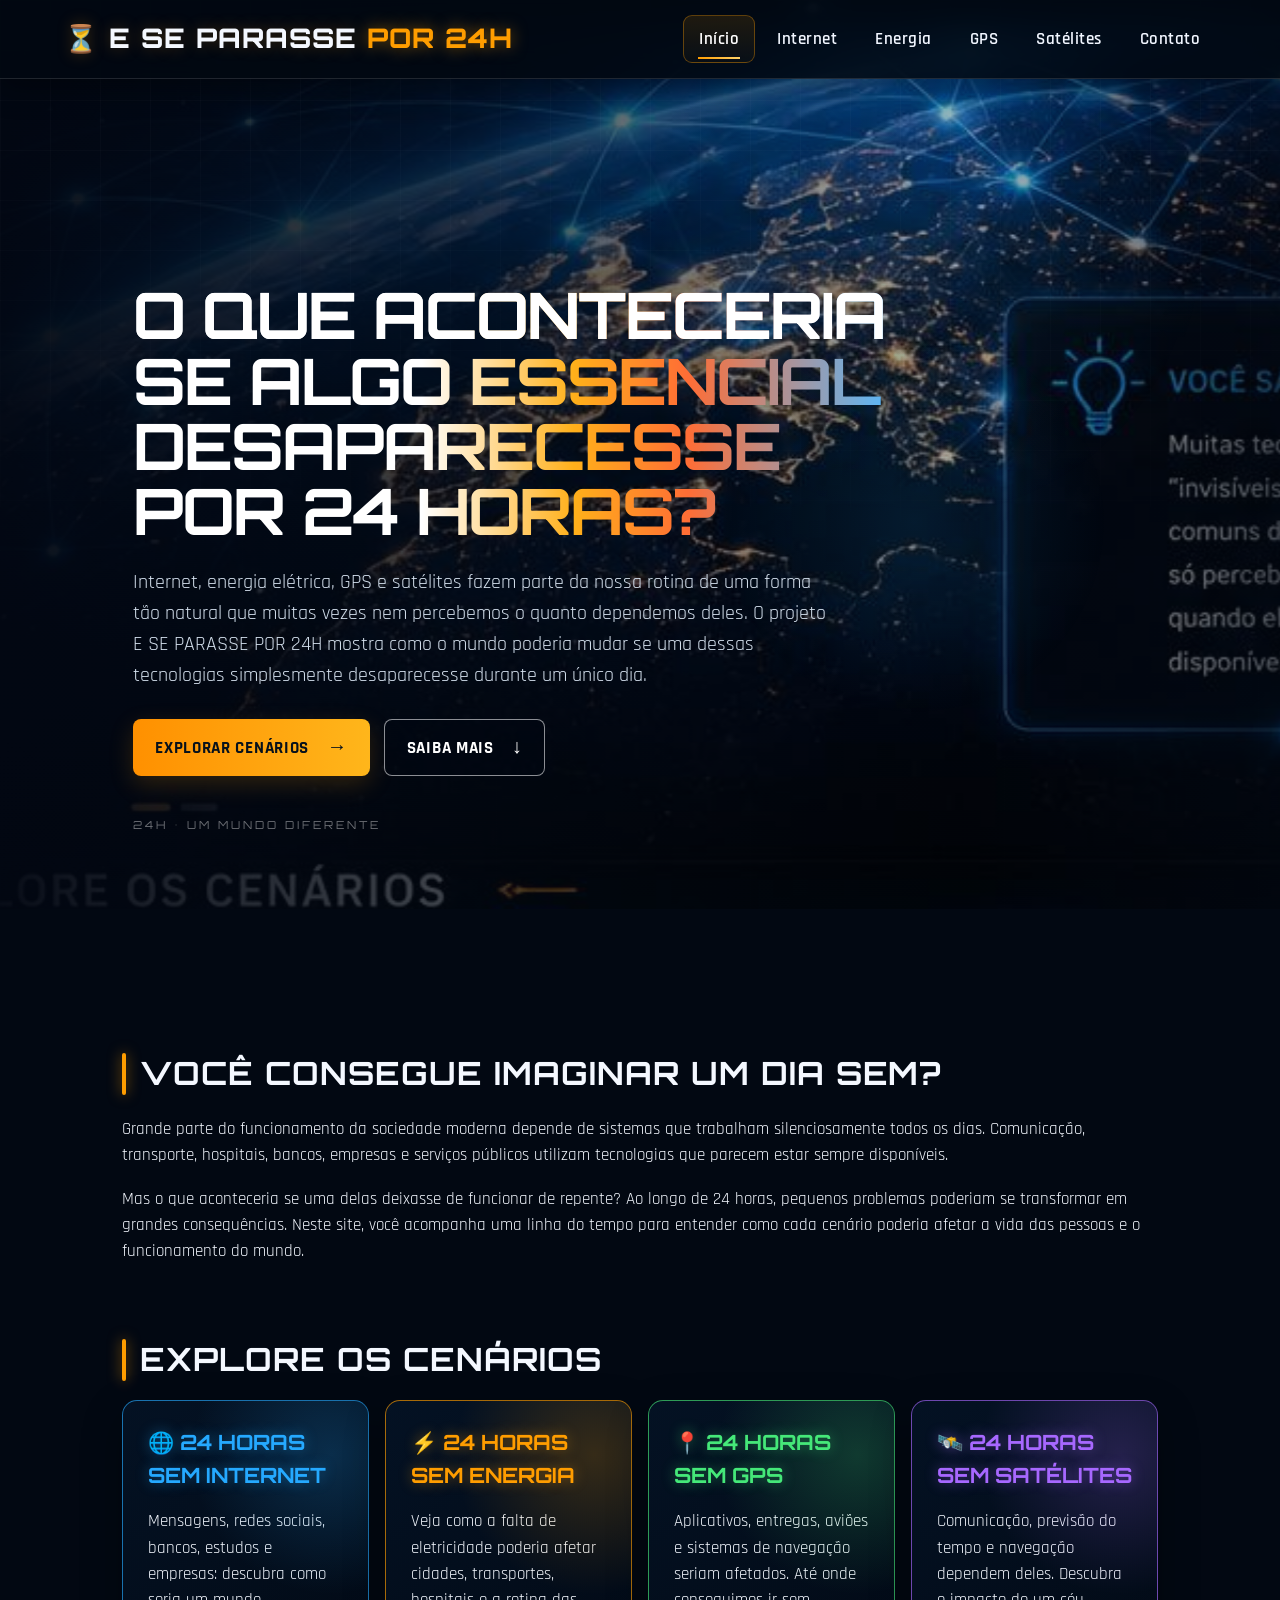
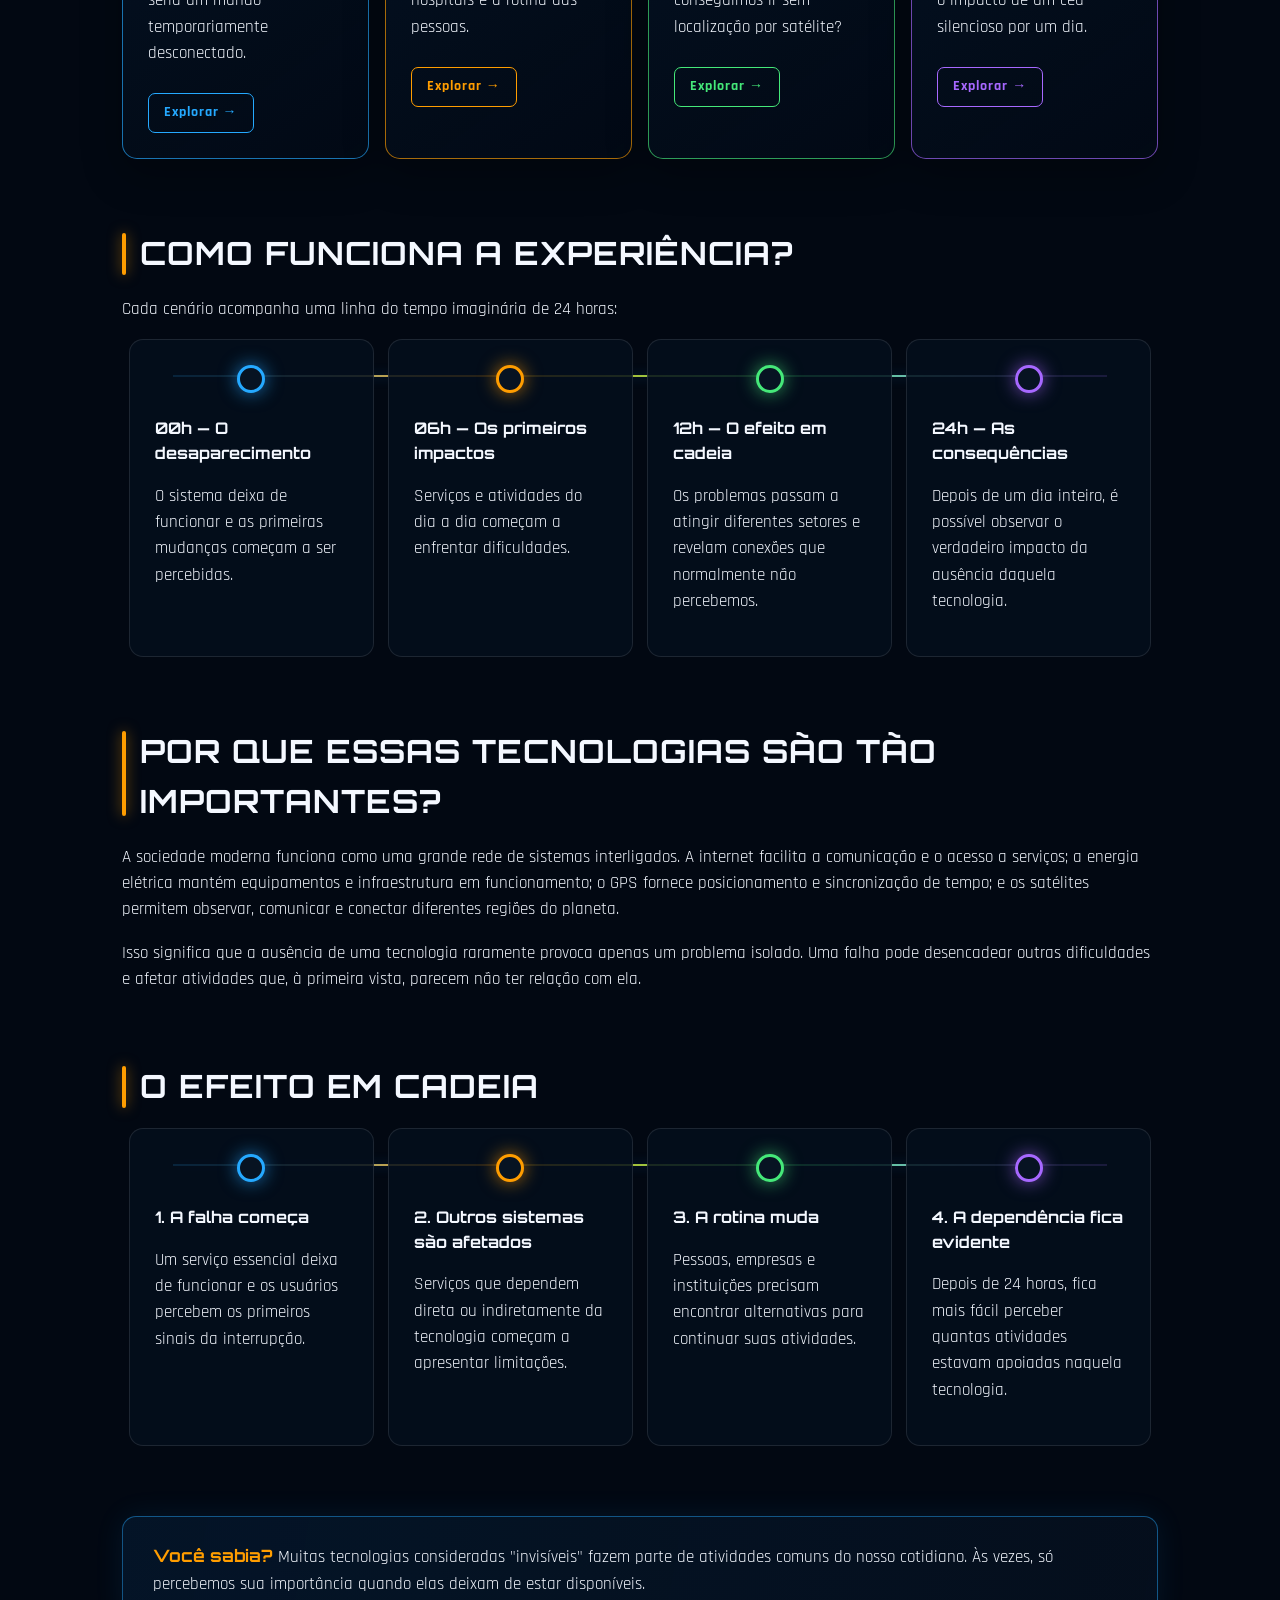
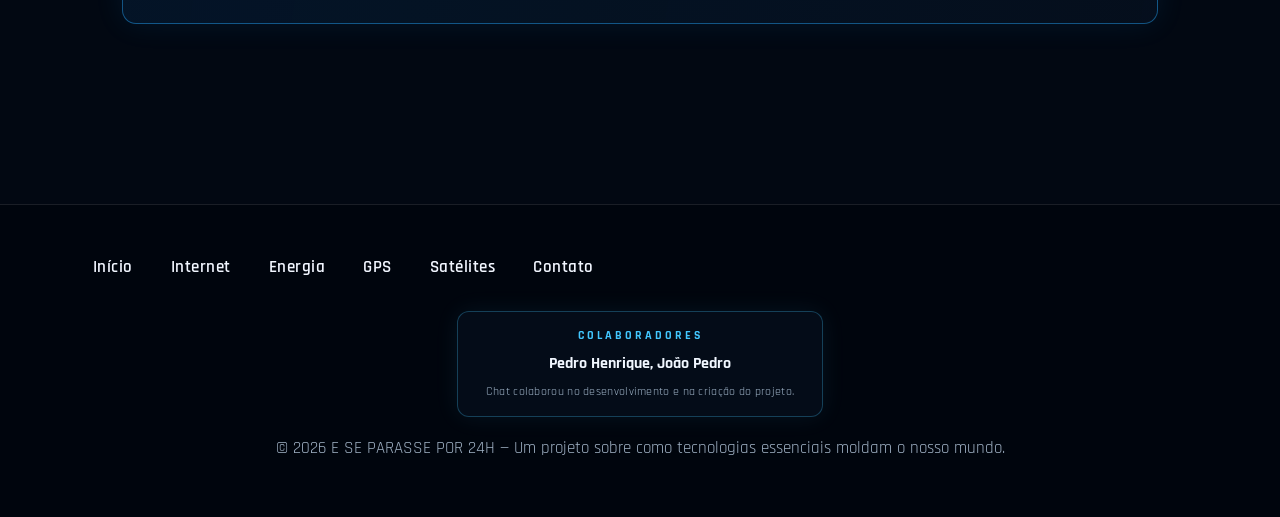
<file: AT1 paginas.html/index.html>
<!DOCTYPE html><html lang="pt-BR"><head><meta charset="UTF-8"><meta name="viewport" content="width=device-width, initial-scale=1.0"><title>E SE PARASSE POR 24H</title><link rel="stylesheet" href="css/style.css"></head><body>
<header><div class="logo">⏳ E SE PARASSE <span>POR 24H</span></div><nav><ul><li><a href="index.html" class="navlink active">Início</a></li><li><a href="internet.html" class="navlink">Internet</a></li><li><a href="energia.html" class="navlink">Energia</a></li><li><a href="gps.html" class="navlink">GPS</a></li><li><a href="satelites.html" class="navlink">Satélites</a></li><li><a href="contato.html" class="navlink">Contato</a></li></ul></nav></header>
<main>
<section class="hero"><img class="hero-img" src="img/hero.jpg" alt="Ilustração de um mundo conectado por tecnologia e redes digitais"><h1>O que aconteceria se algo essencial desaparecesse por 24 horas?</h1><p>Internet, energia elétrica, GPS e satélites fazem parte da nossa rotina de uma forma tão natural que muitas vezes nem percebemos o quanto dependemos deles. O projeto E SE PARASSE POR 24H mostra como o mundo poderia mudar se uma dessas tecnologias simplesmente desaparecesse durante um único dia.</p><div class="hero-actions"><a class="hero-btn primary navlink" href="internet.html">Explorar cenários <span>→</span></a><a class="hero-btn secondary" href="#cenarios-home" onclick="document.getElementById('cenarios-home').scrollIntoView({behavior:'smooth'});return false;">Saiba mais <span>↓</span></a></div></section>
<main>
<section><h2>Você consegue imaginar um dia sem?</h2><p>Grande parte do funcionamento da sociedade moderna depende de sistemas que trabalham silenciosamente todos os dias. Comunicação, transporte, hospitais, bancos, empresas e serviços públicos utilizam tecnologias que parecem estar sempre disponíveis.</p><p>Mas o que aconteceria se uma delas deixasse de funcionar de repente? Ao longo de 24 horas, pequenos problemas poderiam se transformar em grandes consequências. Neste site, você acompanha uma linha do tempo para entender como cada cenário poderia afetar a vida das pessoas e o funcionamento do mundo.</p></section>
<section id="cenarios-home"><h2>Explore os cenários</h2><div class="grid">
<a class="card navlink" href="internet.html"><h3>🌐 24 horas sem Internet</h3><p>Mensagens, redes sociais, bancos, estudos e empresas: descubra como seria um mundo temporariamente desconectado.</p><strong>Explorar →</strong></a>
<a class="card navlink" href="energia.html"><h3>⚡ 24 horas sem Energia</h3><p>Veja como a falta de eletricidade poderia afetar cidades, transportes, hospitais e a rotina das pessoas.</p><strong>Explorar →</strong></a>
<a class="card navlink" href="gps.html"><h3>📍 24 horas sem GPS</h3><p>Aplicativos, entregas, aviões e sistemas de navegação seriam afetados. Até onde conseguimos ir sem localização por satélite?</p><strong>Explorar →</strong></a>
<a class="card navlink" href="satelites.html"><h3>🛰️ 24 horas sem Satélites</h3><p>Comunicação, previsão do tempo e navegação dependem deles. Descubra o impacto de um céu silencioso por um dia.</p><strong>Explorar →</strong></a>
</div></section>
<section><h2>Como funciona a experiência?</h2><p>Cada cenário acompanha uma linha do tempo imaginária de 24 horas:</p><div class="timeline">
<article><h3>00h — O desaparecimento</h3><p>O sistema deixa de funcionar e as primeiras mudanças começam a ser percebidas.</p></article>
<article><h3>06h — Os primeiros impactos</h3><p>Serviços e atividades do dia a dia começam a enfrentar dificuldades.</p></article>
<article><h3>12h — O efeito em cadeia</h3><p>Os problemas passam a atingir diferentes setores e revelam conexões que normalmente não percebemos.</p></article>
<article><h3>24h — As consequências</h3><p>Depois de um dia inteiro, é possível observar o verdadeiro impacto da ausência daquela tecnologia.</p></article>
</div></section>
<section>
<h2>Por que essas tecnologias são tão importantes?</h2>
<p>A sociedade moderna funciona como uma grande rede de sistemas interligados. A internet facilita a comunicação e o acesso a serviços; a energia elétrica mantém equipamentos e infraestrutura em funcionamento; o GPS fornece posicionamento e sincronização de tempo; e os satélites permitem observar, comunicar e conectar diferentes regiões do planeta.</p>
<p>Isso significa que a ausência de uma tecnologia raramente provoca apenas um problema isolado. Uma falha pode desencadear outras dificuldades e afetar atividades que, à primeira vista, parecem não ter relação com ela.</p>
</section>
<section>
<h2>O efeito em cadeia</h2>
<div class="timeline">
<article><h3>1. A falha começa</h3><p>Um serviço essencial deixa de funcionar e os usuários percebem os primeiros sinais da interrupção.</p></article>
<article><h3>2. Outros sistemas são afetados</h3><p>Serviços que dependem direta ou indiretamente da tecnologia começam a apresentar limitações.</p></article>
<article><h3>3. A rotina muda</h3><p>Pessoas, empresas e instituições precisam encontrar alternativas para continuar suas atividades.</p></article>
<article><h3>4. A dependência fica evidente</h3><p>Depois de 24 horas, fica mais fácil perceber quantas atividades estavam apoiadas naquela tecnologia.</p></article>
</div>
</section>
<aside><strong>Você sabia?</strong> Muitas tecnologias consideradas "invisíveis" fazem parte de atividades comuns do nosso cotidiano. Às vezes, só percebemos sua importância quando elas deixam de estar disponíveis.</aside>
</main>
</main>
<footer><nav><ul><li><a href="index.html" class="navlink">Início</a></li><li><a href="internet.html" class="navlink">Internet</a></li><li><a href="energia.html" class="navlink">Energia</a></li><li><a href="gps.html" class="navlink">GPS</a></li><li><a href="satelites.html" class="navlink">Satélites</a></li><li><a href="contato.html" class="navlink">Contato</a></li></ul></nav><div class="colaboradores">
<strong>COLABORADORES</strong>
<span>Pedro Henrique, João Pedro</span><small>Chat colaborou no desenvolvimento e na criação do projeto.</small>
</div>
<p>&copy; 2026 E SE PARASSE POR 24H — Um projeto sobre como tecnologias essenciais moldam o nosso mundo.</p></footer>
</body></html>
</file>
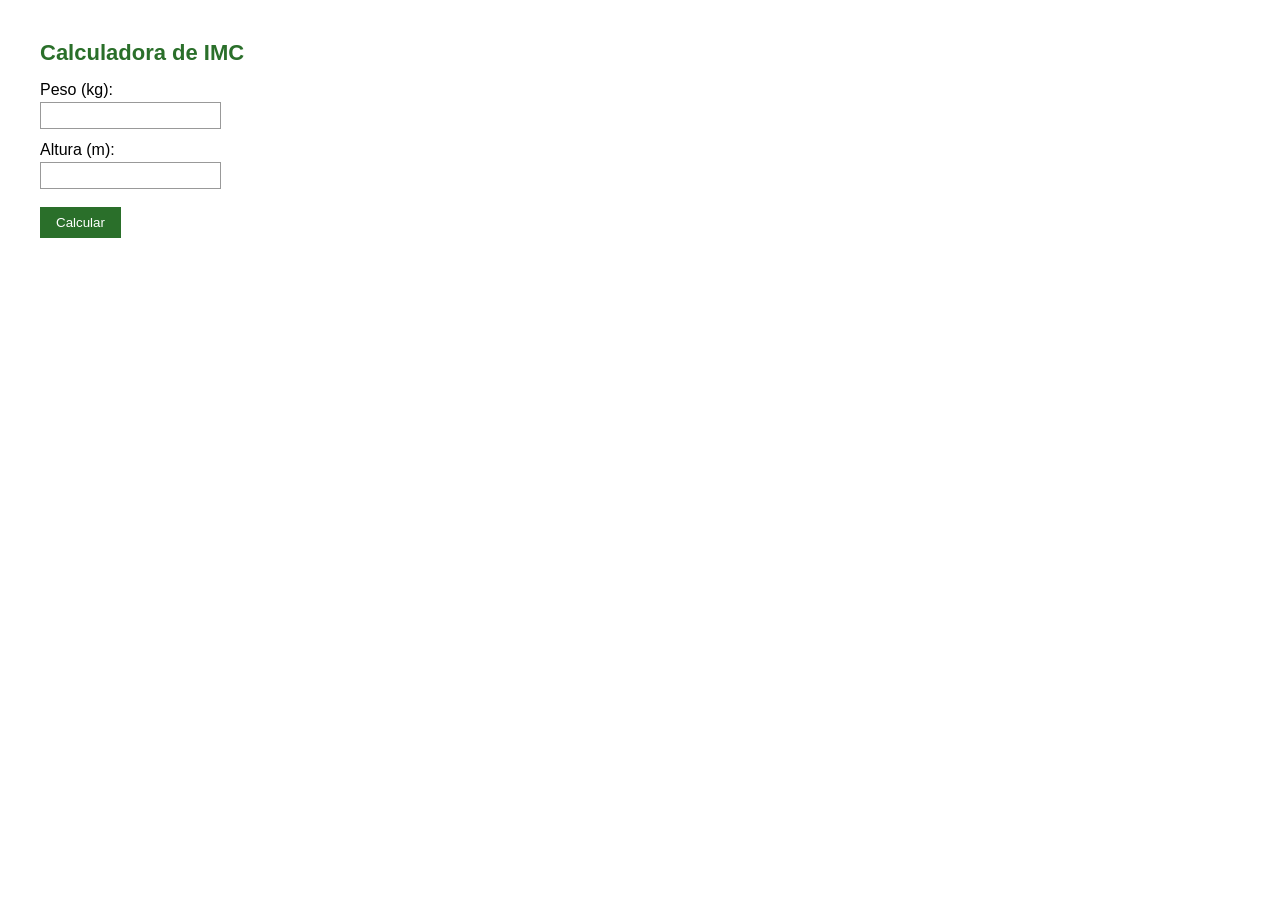
<file: AT3 calculadora.imc/index.html>
<!DOCTYPE html>
<html lang="pt-BR">
<head>
<meta charset="UTF-8">
<title>Calculadora de IMC</title>
<style>
  body {
    font-family: Arial, sans-serif;
    margin: 40px;
    background-color: #ffffff;
    color: #000000;
  }
  h1 {
    font-size: 22px;
    color: #2a6f2a;
  }
  label {
    display: block;
    margin-top: 12px;
  }
  input {
    padding: 5px;
    margin-top: 3px;
    border: 1px solid #999999;
  }
  button {
    margin-top: 18px;
    padding: 8px 16px;
    background-color: #2a6f2a;
    color: #ffffff;
    border: none;
  }
  button:hover {
    background-color: #1f5a1f;
  }
  #resultado {
    margin-top: 20px;
    font-size: 18px;
    font-weight: bold;
    color: #2a6f2a;
  }
</style>
</head>
<body>

<h1>Calculadora de IMC</h1>

<!-- Campo de entrada de peso -->
<label for="peso">Peso (kg):</label>
<input type="number" id="peso" step="0.1">

<!-- Campo de entrada de altura -->
<label for="altura">Altura (m):</label>
<input type="number" id="altura" step="0.01">

<br>
<button onclick="calcularIMC()">Calcular</button>

<!-- Tag HTML que exibe o resultado -->
<div id="resultado"></div>

<script>
function calcularIMC() {
  var peso = parseFloat(document.getElementById("peso").value);
  var altura = parseFloat(document.getElementById("altura").value);
  var resultadoDiv = document.getElementById("resultado");

  if (!peso || !altura) {
    alert("Preencha peso e altura.");
    return;
  }

  // Cálculo do IMC: peso dividido pela altura ao quadrado
  var imc = peso / (altura * altura);

  // Classificação conforme a tabela para adultos
  var categoria = "";
  if (imc < 18.5) {
    categoria = "Baixo peso";
  } else if (imc < 25) {
    categoria = "Peso normal";
  } else if (imc < 30) {
    categoria = "Sobrepeso";
  } else if (imc < 35) {
    categoria = "Obesidade grau I";
  } else if (imc < 40) {
    categoria = "Obesidade grau II";
  } else {
    categoria = "Obesidade grau III (mórbida)";
  }

  resultadoDiv.innerHTML = "Seu IMC é: " + imc.toFixed(2) + " kg/m² - " + categoria;
}
</script>

</body>
</html>
</file>
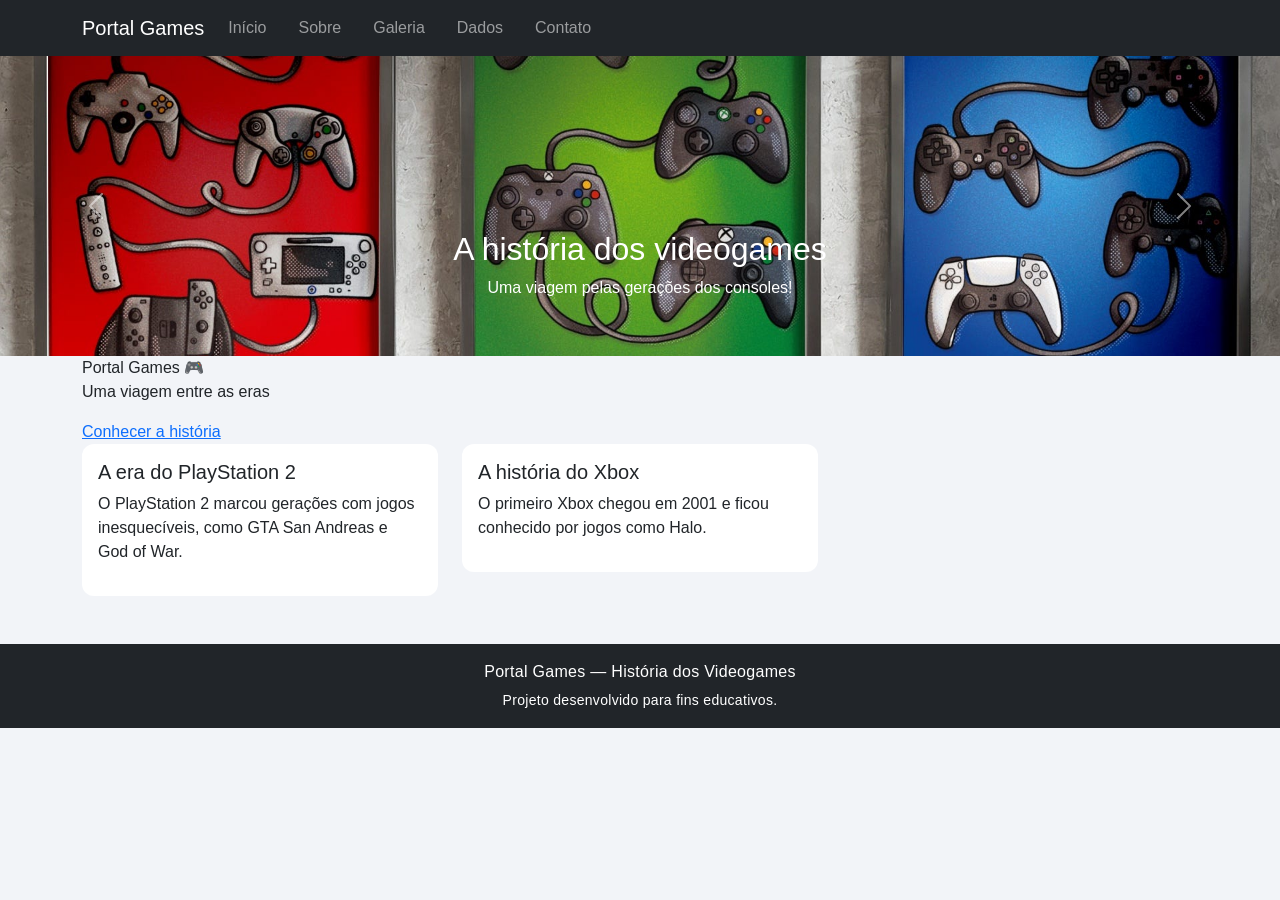
<file: AT4 site multi paginas boomtastrap/index.html>
<!DOCTYPE html>
<html lang="pt-BR">
<head>
    <meta charset="UTF-8">
    <meta name="viewport" content="width=device-width, initial-scale=1.0">
    <title>Portal Games</title>

    
<link href="https://cdn.jsdelivr.net/npm/bootstrap@5.3.3/dist/css/bootstrap.min.css" rel="stylesheet">

<link rel="stylesheet" href="style.css">
</head>
<body>


<nav class="navbar navbar-expand-lg navbar-dark bg-dark">
    <div class="container">
        <a class="navbar-brand" href="index.html">Portal Games</a>
        
<button class="navbar-toggler" type="button"
        data-bs-toggle="collapse"
        data-bs-target="#menuPrincipal"
        aria-controls="menuPrincipal"
        aria-expanded="false"
        aria-label="Abrir menu">
    <span class="navbar-toggler-icon"></span>
</button>



<div class="collapse navbar-collapse" id="menuPrincipal">
    <div class="navbar-nav gap-lg-3">
        <a class="nav-link" href="index.html">Início</a>
        <a class="nav-link" href="sobre.html">Sobre</a>
        <a class="nav-link" href="galeria.html">Galeria</a>
        <a class="nav-link" href="dados.html">Dados</a>
        <a class="nav-link" href="contato.html">Contato</a>
    </div>
</div>
</nav>

<div id="carouselGames" class="carousel slide">
    <div class="carousel-inner"
    data-bs-ride="carousel"
     data-bs-interval="4000">>
        

        
<div class="carousel-item active">
   <img src="consoles.jpg"
         class="d-block w-100"
         style="height: 300px; object-fit: cover;"
         alt="Consoles de videogame">

    <div class="carousel-caption">
        <h2>A história dos videogames</h2>
        <p>Uma viagem pelas gerações dos consoles!</p>
    </div>
</div>


 
<div class="carousel-item">
    <img src="classicos.jpg"
         class="d-block w-100"
         style="height: 300px; object-fit: cover;"
         alt="Jogos clássicos de videogame">

    <div class="carousel-caption">
        <h2>Jogos que marcaram época</h2>
        <p>Conheça os clássicos que fizeram história.</p>
    </div>
</div>

    
<button class="carousel-control-prev" type="button"
        data-bs-target="#carouselGames" data-bs-slide="prev">
    <span class="carousel-control-prev-icon" aria-hidden="true"></span>
    <span class="visually-hidden">Anterior</span>
</button>

<button class="carousel-control-next" type="button"
        data-bs-target="#carouselGames" data-bs-slide="next">
    <span class="carousel-control-next-icon" aria-hidden="true"></span>
    <span class="visually-hidden">Próximo</span>
</button>

</div>



<div class="container"
    <h1>Portal Games 🎮</h1>
    <p>Uma viagem entre as eras</p>
    <a href="sobre.html">Conhecer a história</a>

<div class="row g-4">

    <div class="col-sm-6 col-lg-4">
        <div class="card">
            <div class="card-body">
                <h2 class="h5">A era do PlayStation 2</h2>
                <p>
                    O PlayStation 2 marcou gerações com jogos
                    inesquecíveis, como GTA San Andreas e God of War.
                </p>
            </div>
        </div>
    </div>

    <div class="col-sm-6 col-lg-4">
        <div class="card">
            <div class="card-body">
                <h2 class="h5">A história do Xbox</h2>
                <p>
                    O primeiro Xbox chegou em 2001 e ficou
                    conhecido por jogos como Halo.
                </p>
            </div>
        </div>
    </div>

</div>

</div>

<footer class="bg-dark text-white text-center py-3 mt-5">
    <div class="container">
        <p class="mb-1">Portal Games — História dos Videogames</p>
        <small>Projeto desenvolvido para fins educativos.</small>
    </div>
</footer>
    <script src="https://cdn.jsdelivr.net/npm/bootstrap@5.3.3/dist/js/bootstrap.bundle.min.js"></script>
</body>
</html>
</file>
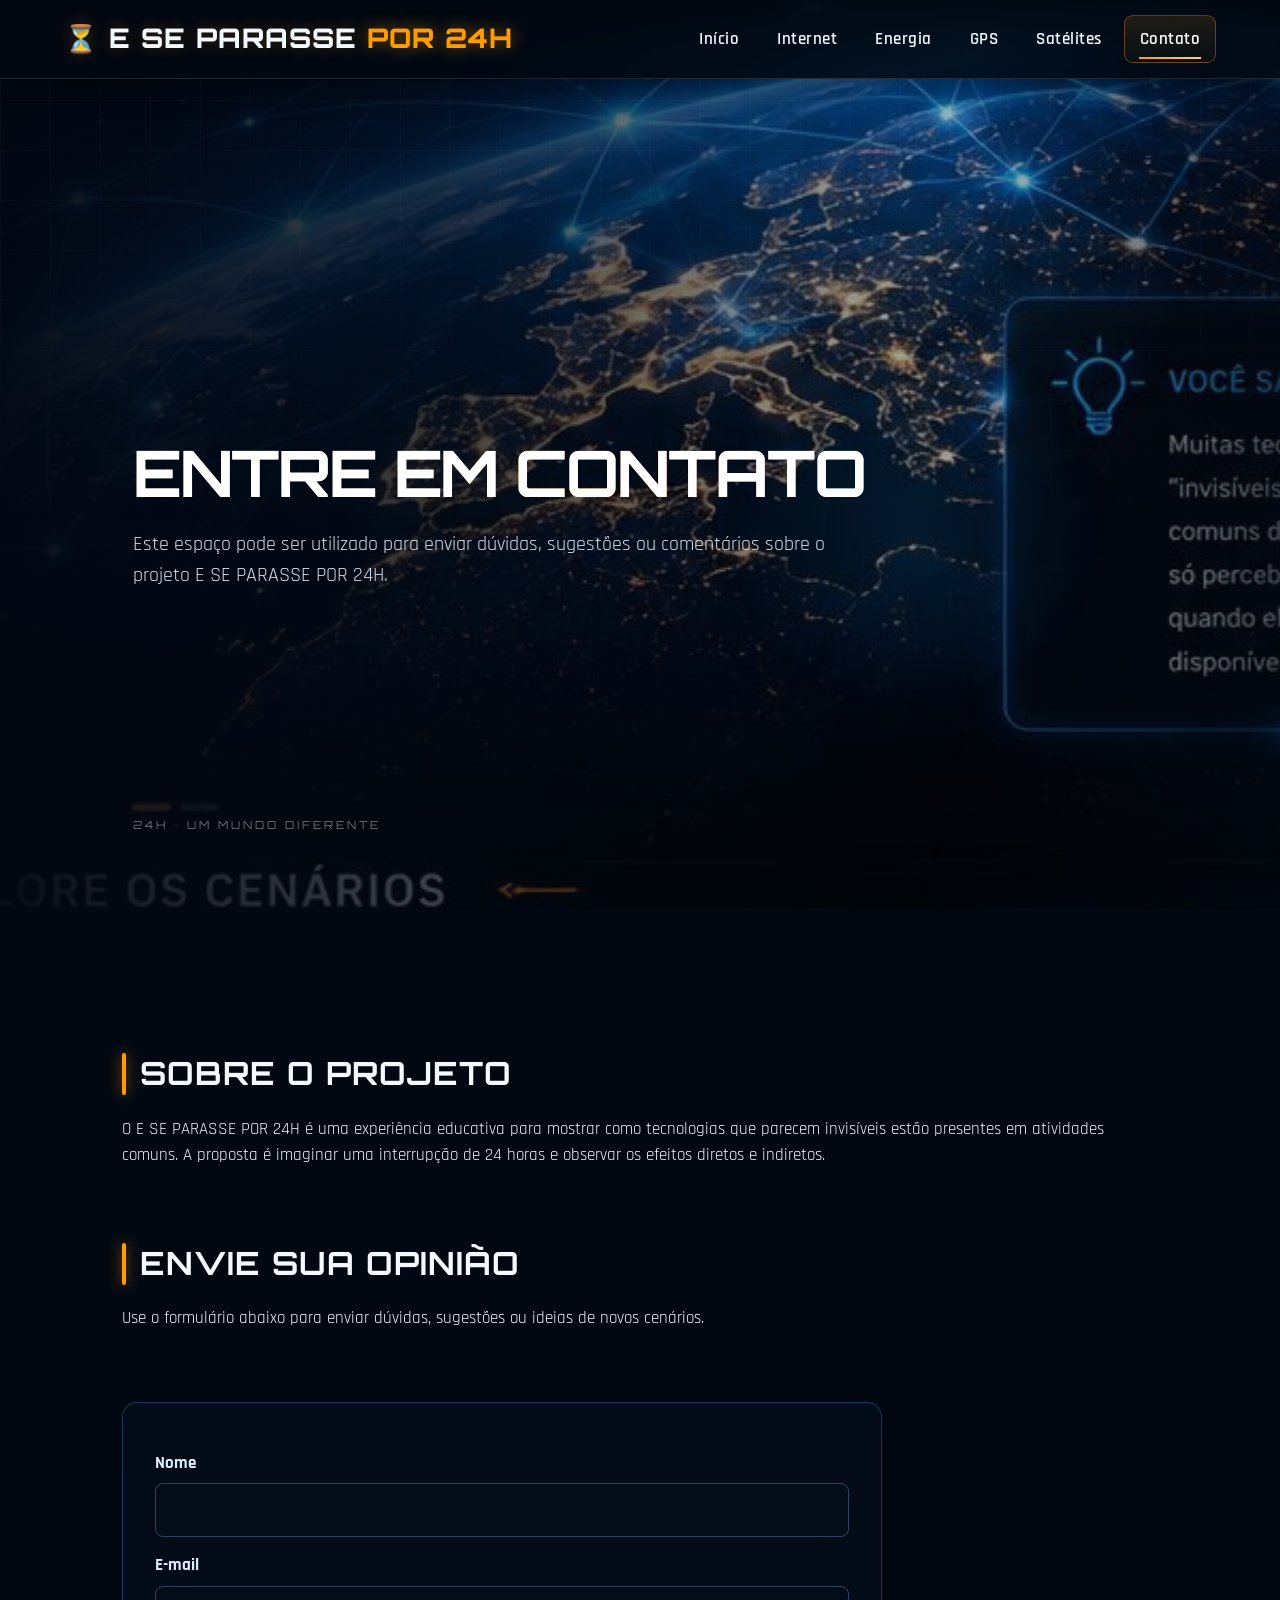
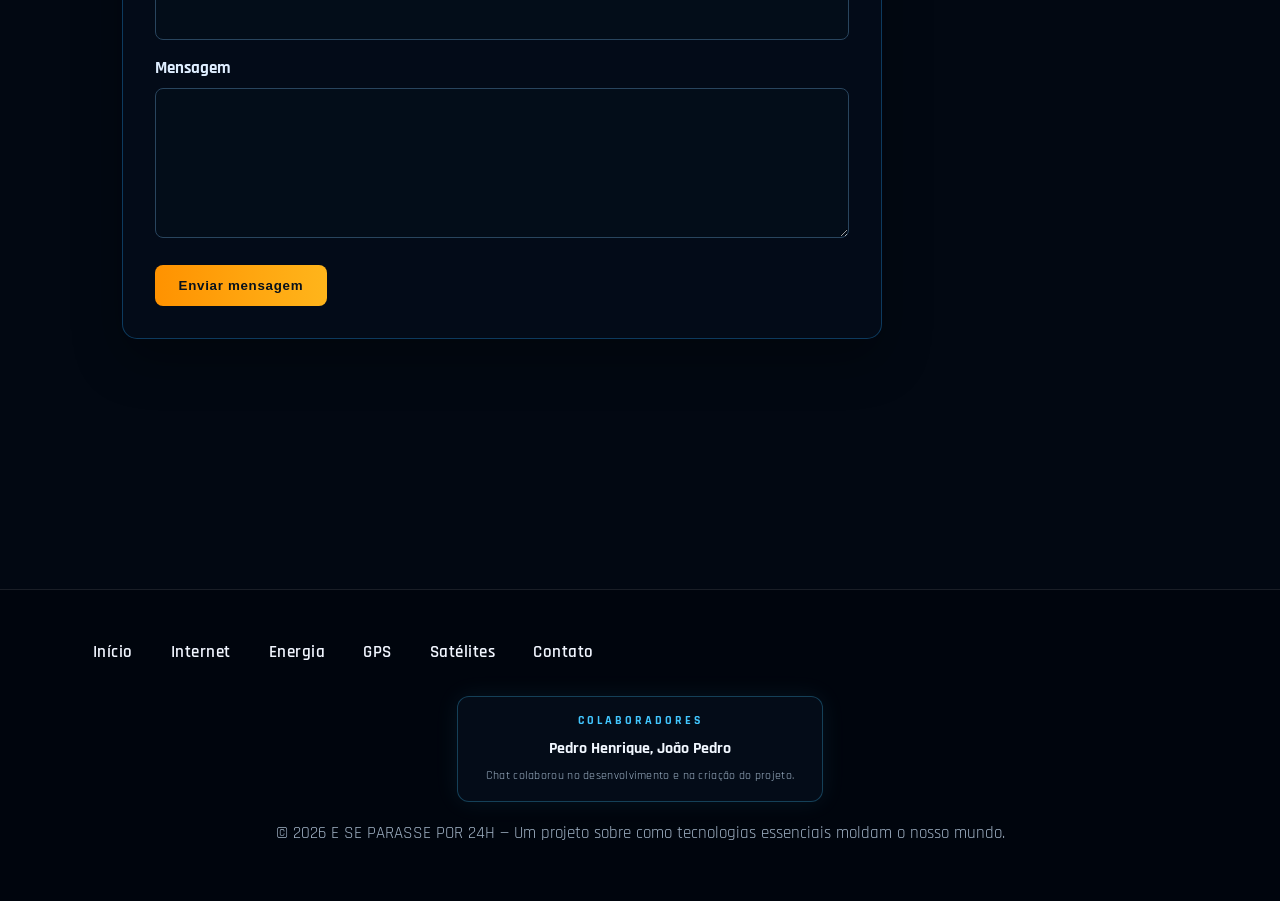
<file: AT1 paginas.html/contato.html>
<!DOCTYPE html><html lang="pt-BR"><head><meta charset="UTF-8"><meta name="viewport" content="width=device-width, initial-scale=1.0"><title>E SE PARASSE POR 24H</title><link rel="stylesheet" href="css/style.css"></head><body>
<header><div class="logo">⏳ E SE PARASSE <span>POR 24H</span></div><nav><ul><li><a href="index.html" class="navlink">Início</a></li><li><a href="internet.html" class="navlink">Internet</a></li><li><a href="energia.html" class="navlink">Energia</a></li><li><a href="gps.html" class="navlink">GPS</a></li><li><a href="satelites.html" class="navlink">Satélites</a></li><li><a href="contato.html" class="navlink active">Contato</a></li></ul></nav></header>
<main>
<section class="hero"><img class="hero-img" src="img/hero.jpg" alt="Ilustração de um mundo conectado por tecnologia e redes digitais"><h1>Entre em contato</h1><p>Este espaço pode ser utilizado para enviar dúvidas, sugestões ou comentários sobre o projeto E SE PARASSE POR 24H.</p></section><main>
<section><h2>Sobre o projeto</h2><p>O E SE PARASSE POR 24H é uma experiência educativa para mostrar como tecnologias que parecem invisíveis estão presentes em atividades comuns. A proposta é imaginar uma interrupção de 24 horas e observar os efeitos diretos e indiretos.</p></section>
<section><h2>Envie sua opinião</h2><p>Use o formulário abaixo para enviar dúvidas, sugestões ou ideias de novos cenários.</p></section>
<section><div class="form">
<form onsubmit="event.preventDefault(); alert('Mensagem enviada!'); this.reset();"><label for="nome">Nome</label><input id="nome" required><label for="email">E-mail</label><input id="email" type="email" required><label for="mensagem">Mensagem</label><textarea id="mensagem" required></textarea><button type="submit">Enviar mensagem</button></form></div></section></main>
</main>
<footer><nav><ul><li><a href="index.html" class="navlink">Início</a></li><li><a href="internet.html" class="navlink">Internet</a></li><li><a href="energia.html" class="navlink">Energia</a></li><li><a href="gps.html" class="navlink">GPS</a></li><li><a href="satelites.html" class="navlink">Satélites</a></li><li><a href="contato.html" class="navlink">Contato</a></li></ul></nav><div class="colaboradores">
<strong>COLABORADORES</strong>
<span>Pedro Henrique, João Pedro</span><small>Chat colaborou no desenvolvimento e na criação do projeto.</small>
</div>
<p>&copy; 2026 E SE PARASSE POR 24H — Um projeto sobre como tecnologias essenciais moldam o nosso mundo.</p></footer>
</body></html>
</file>
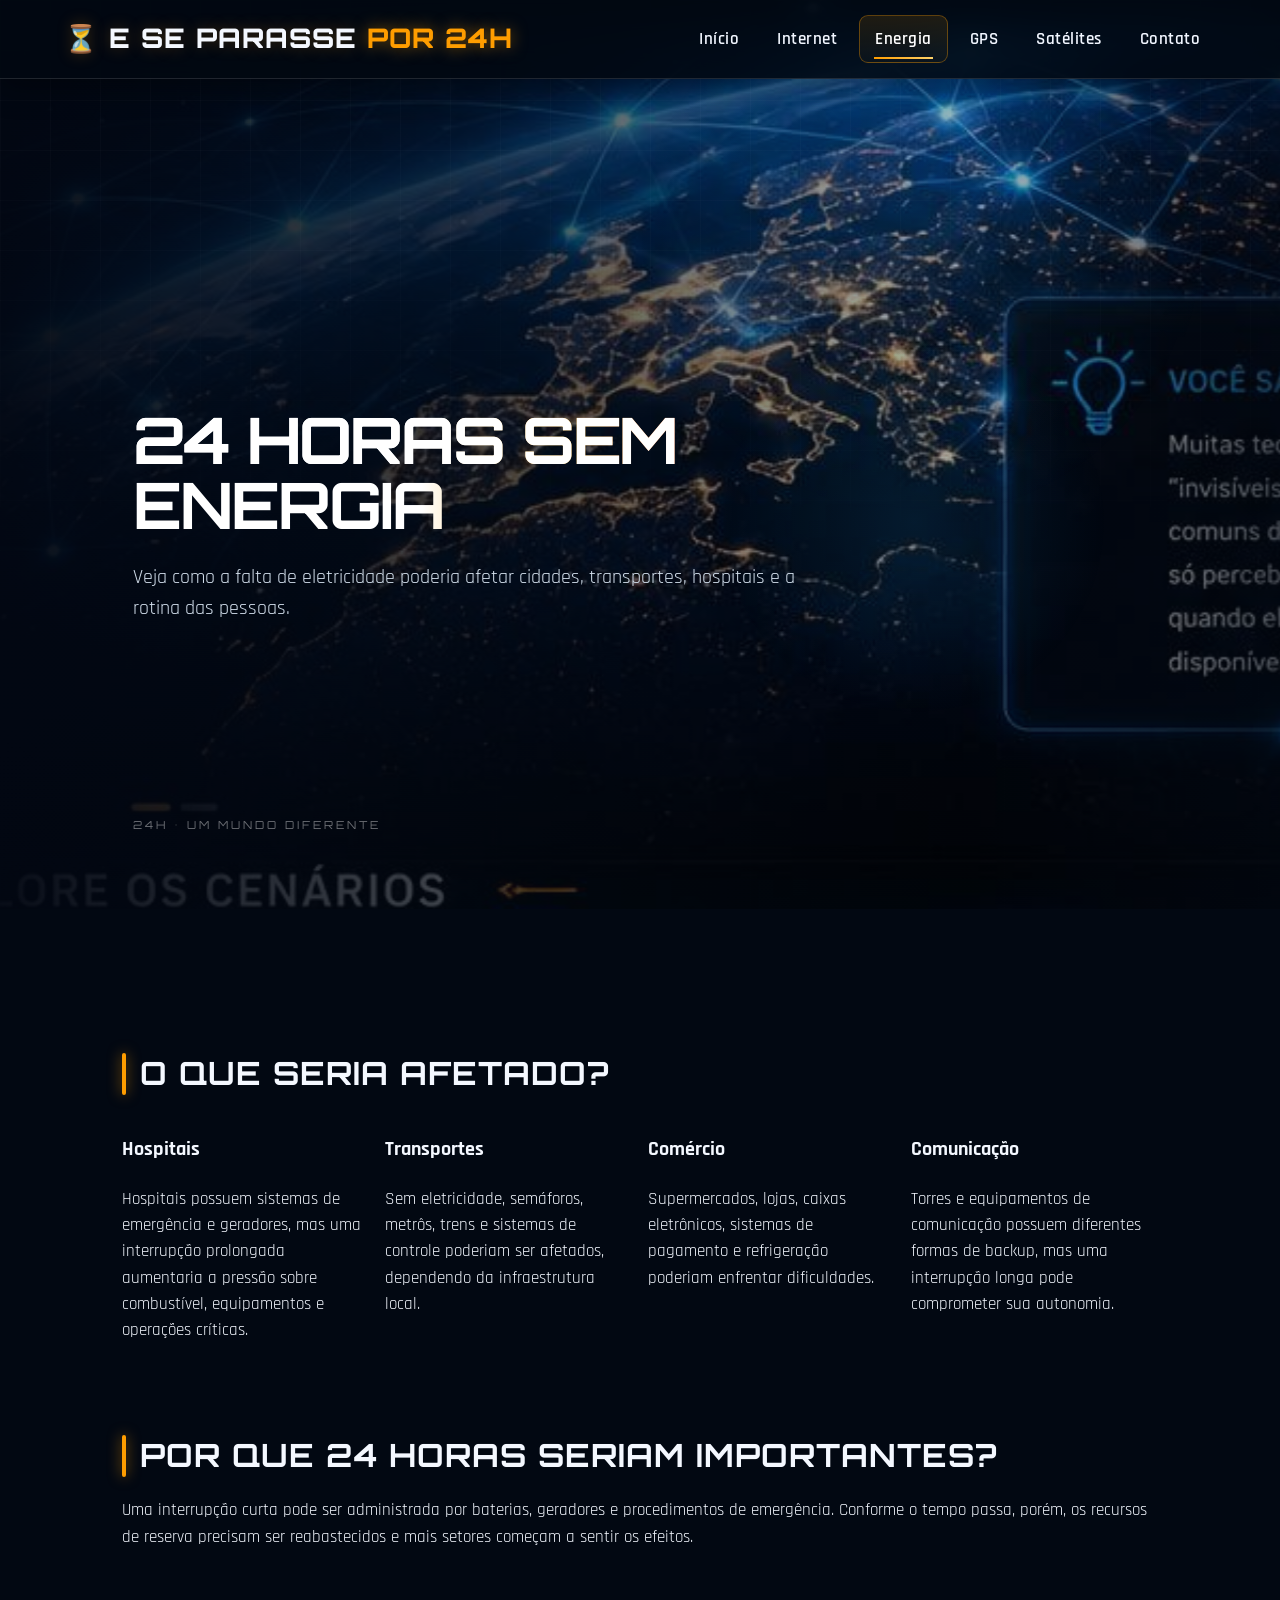
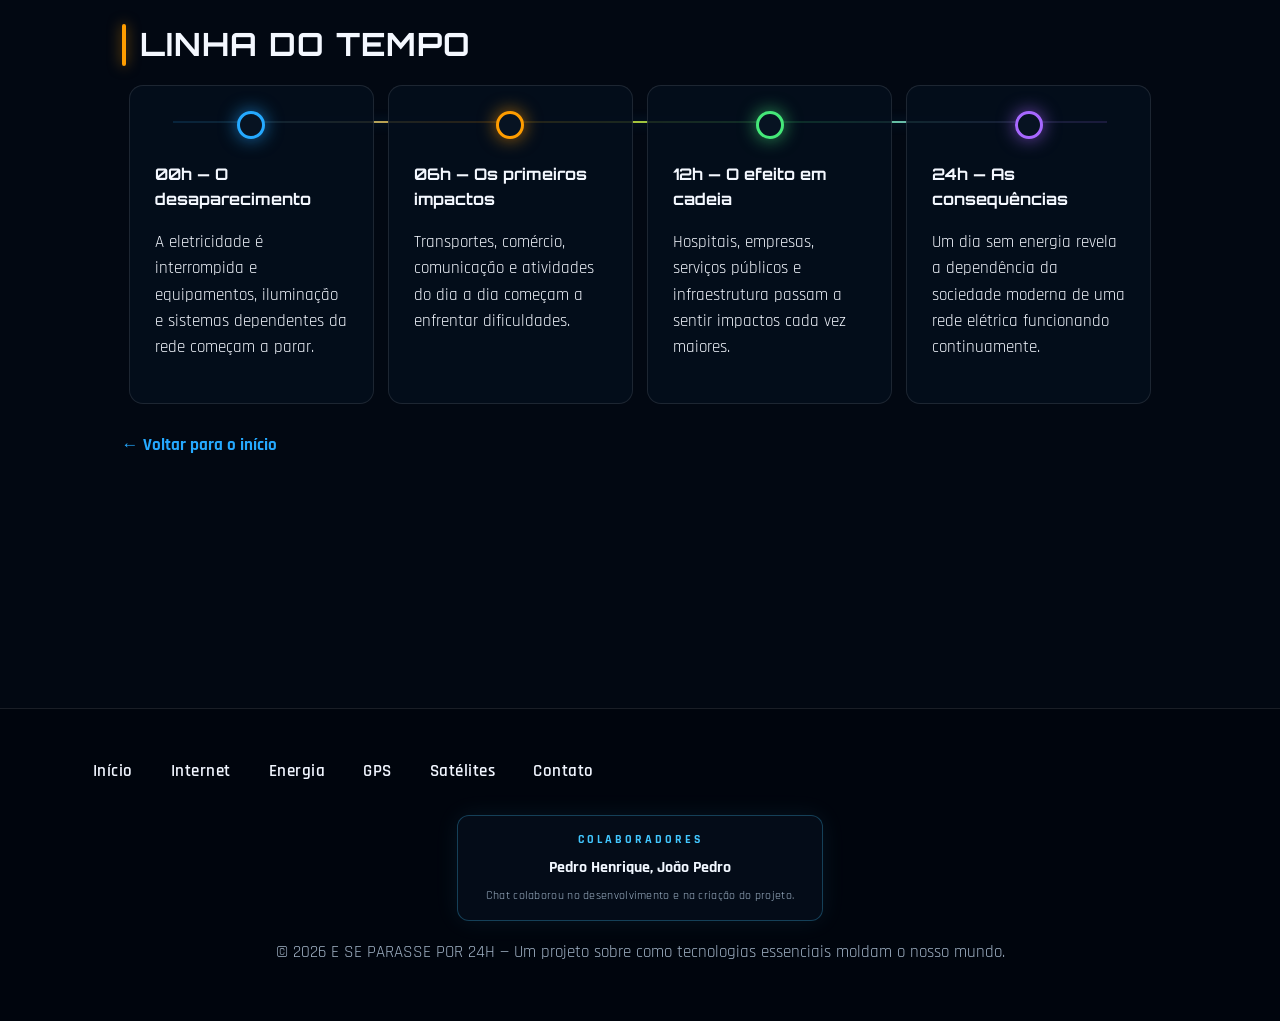
<file: AT1 paginas.html/energia.html>
<!DOCTYPE html><html lang="pt-BR"><head><meta charset="UTF-8"><meta name="viewport" content="width=device-width, initial-scale=1.0"><title>E SE PARASSE POR 24H</title><link rel="stylesheet" href="css/style.css"></head><body>
<header><div class="logo">⏳ E SE PARASSE <span>POR 24H</span></div><nav><ul><li><a href="index.html" class="navlink">Início</a></li><li><a href="internet.html" class="navlink">Internet</a></li><li><a href="energia.html" class="navlink active">Energia</a></li><li><a href="gps.html" class="navlink">GPS</a></li><li><a href="satelites.html" class="navlink">Satélites</a></li><li><a href="contato.html" class="navlink">Contato</a></li></ul></nav></header>
<main>
<section class="hero"><img class="hero-img" src="img/hero.jpg" alt="Ilustração de um mundo conectado por tecnologia e redes digitais"><h1>24 horas sem Energia</h1><p>Veja como a falta de eletricidade poderia afetar cidades, transportes, hospitais e a rotina das pessoas.</p></section><main>
<section><h2>O que seria afetado?</h2><div class="grid">
<article><h3>Hospitais</h3><p>Hospitais possuem sistemas de emergência e geradores, mas uma interrupção prolongada aumentaria a pressão sobre combustível, equipamentos e operações críticas.</p></article>
<article><h3>Transportes</h3><p>Sem eletricidade, semáforos, metrôs, trens e sistemas de controle poderiam ser afetados, dependendo da infraestrutura local.</p></article>
<article><h3>Comércio</h3><p>Supermercados, lojas, caixas eletrônicos, sistemas de pagamento e refrigeração poderiam enfrentar dificuldades.</p></article>
<article><h3>Comunicação</h3><p>Torres e equipamentos de comunicação possuem diferentes formas de backup, mas uma interrupção longa pode comprometer sua autonomia.</p></article>
</div></section>
<section><h2>Por que 24 horas seriam importantes?</h2><p>Uma interrupção curta pode ser administrada por baterias, geradores e procedimentos de emergência. Conforme o tempo passa, porém, os recursos de reserva precisam ser reabastecidos e mais setores começam a sentir os efeitos.</p></section>
<section><h2>Linha do tempo</h2><div class="timeline"><article><h3>00h — O desaparecimento</h3><p>A eletricidade é interrompida e equipamentos, iluminação e sistemas dependentes da rede começam a parar.</p></article><article><h3>06h — Os primeiros impactos</h3><p>Transportes, comércio, comunicação e atividades do dia a dia começam a enfrentar dificuldades.</p></article><article><h3>12h — O efeito em cadeia</h3><p>Hospitais, empresas, serviços públicos e infraestrutura passam a sentir impactos cada vez maiores.</p></article><article><h3>24h — As consequências</h3><p>Um dia sem energia revela a dependência da sociedade moderna de uma rede elétrica funcionando continuamente.</p></article></div><a class="back navlink" href="index.html">← Voltar para o início</a></section></main>
</main>
<footer><nav><ul><li><a href="index.html" class="navlink">Início</a></li><li><a href="internet.html" class="navlink">Internet</a></li><li><a href="energia.html" class="navlink">Energia</a></li><li><a href="gps.html" class="navlink">GPS</a></li><li><a href="satelites.html" class="navlink">Satélites</a></li><li><a href="contato.html" class="navlink">Contato</a></li></ul></nav><div class="colaboradores">
<strong>COLABORADORES</strong>
<span>Pedro Henrique, João Pedro</span><small>Chat colaborou no desenvolvimento e na criação do projeto.</small>
</div>
<p>&copy; 2026 E SE PARASSE POR 24H — Um projeto sobre como tecnologias essenciais moldam o nosso mundo.</p></footer>
</body></html>
</file>
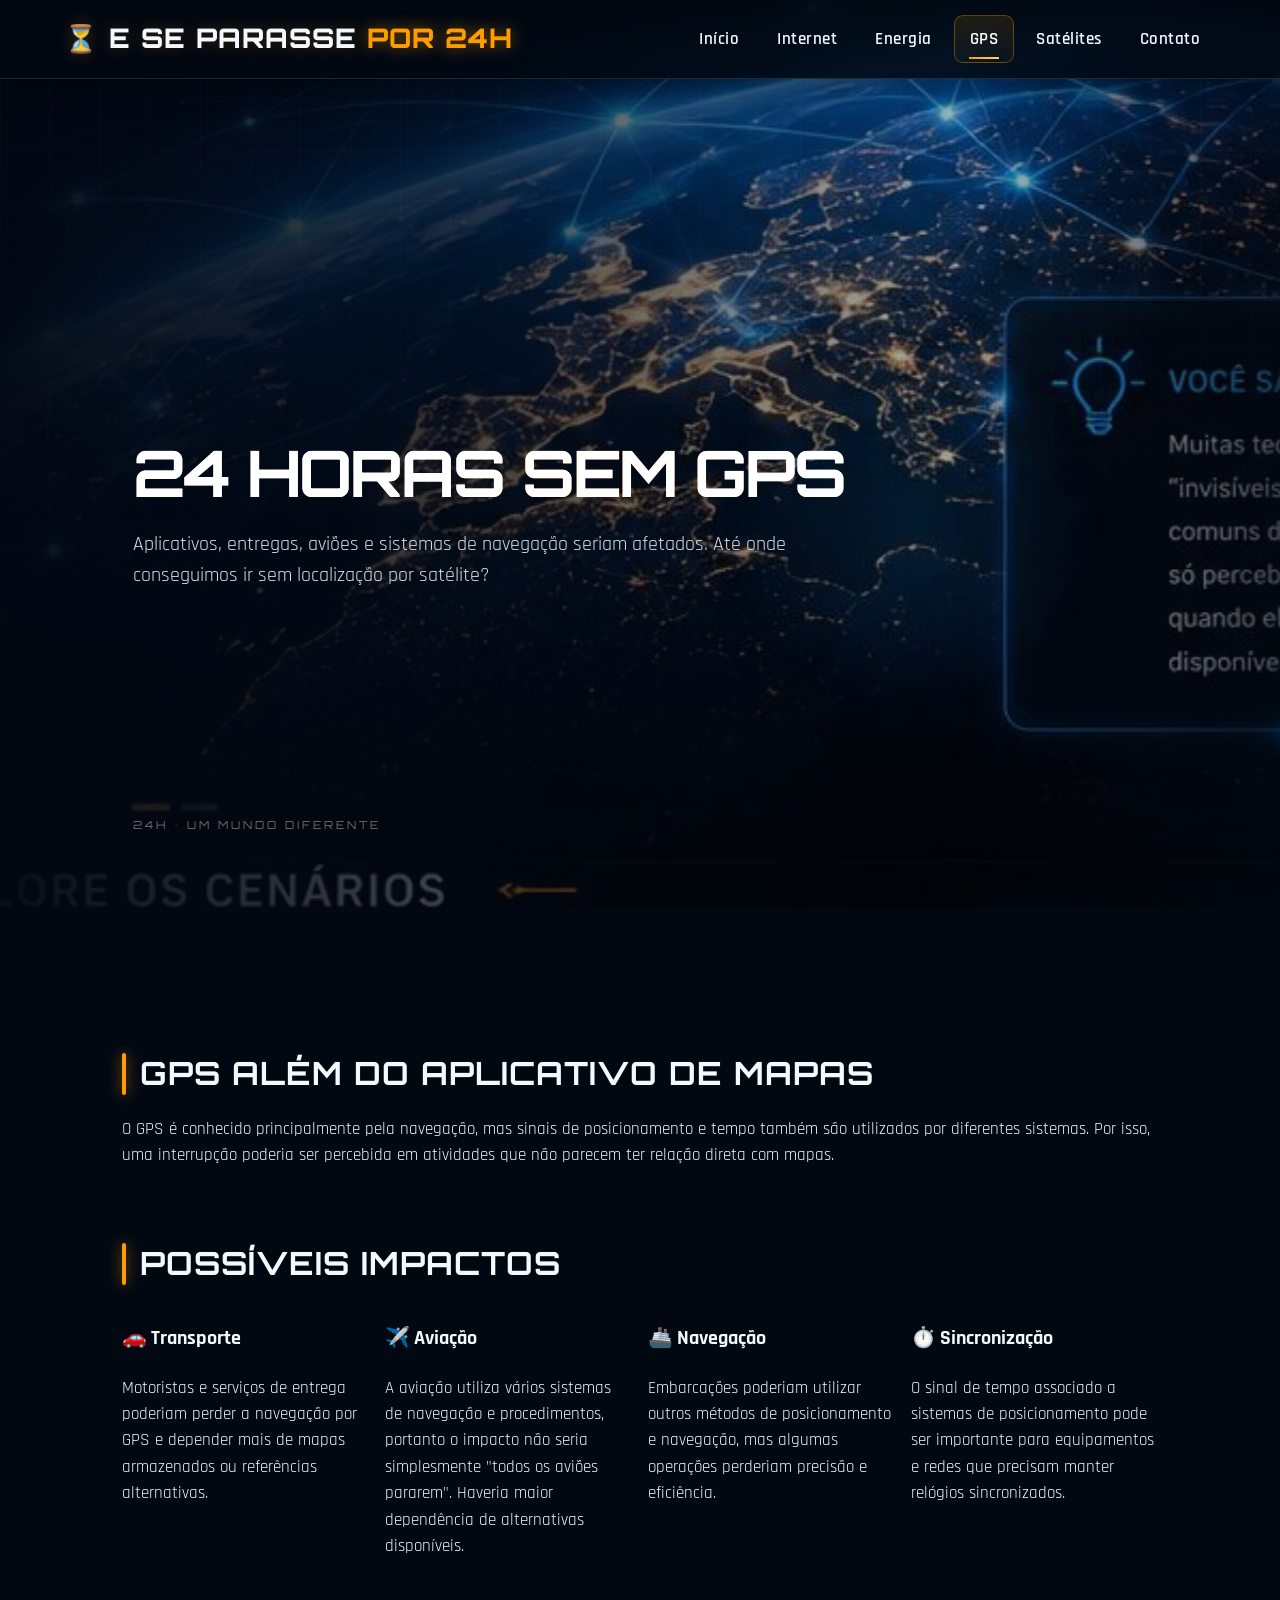
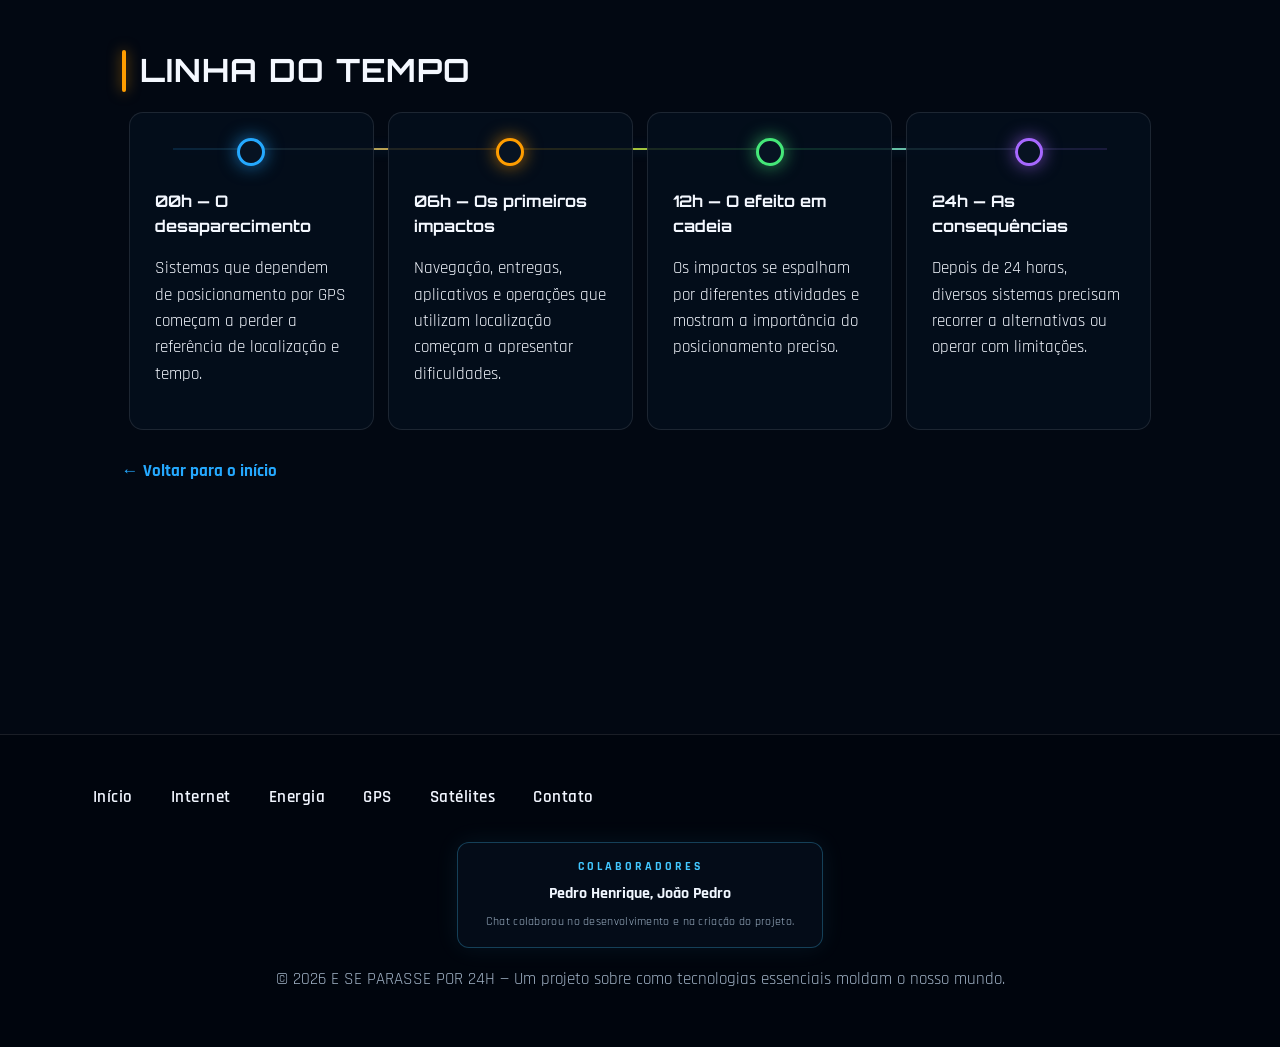
<file: AT1 paginas.html/gps.html>
<!DOCTYPE html><html lang="pt-BR"><head><meta charset="UTF-8"><meta name="viewport" content="width=device-width, initial-scale=1.0"><title>E SE PARASSE POR 24H</title><link rel="stylesheet" href="css/style.css"></head><body>
<header><div class="logo">⏳ E SE PARASSE <span>POR 24H</span></div><nav><ul><li><a href="index.html" class="navlink">Início</a></li><li><a href="internet.html" class="navlink">Internet</a></li><li><a href="energia.html" class="navlink">Energia</a></li><li><a href="gps.html" class="navlink active">GPS</a></li><li><a href="satelites.html" class="navlink">Satélites</a></li><li><a href="contato.html" class="navlink">Contato</a></li></ul></nav></header>
<main>
<section class="hero"><img class="hero-img" src="img/hero.jpg" alt="Ilustração de um mundo conectado por tecnologia e redes digitais"><h1>24 horas sem GPS</h1><p>Aplicativos, entregas, aviões e sistemas de navegação seriam afetados. Até onde conseguimos ir sem localização por satélite?</p></section><main>
<section><h2>GPS além do aplicativo de mapas</h2><p>O GPS é conhecido principalmente pela navegação, mas sinais de posicionamento e tempo também são utilizados por diferentes sistemas. Por isso, uma interrupção poderia ser percebida em atividades que não parecem ter relação direta com mapas.</p></section>
<section><h2>Possíveis impactos</h2><div class="grid">
<article><h3>🚗 Transporte</h3><p>Motoristas e serviços de entrega poderiam perder a navegação por GPS e depender mais de mapas armazenados ou referências alternativas.</p></article>
<article><h3>✈️ Aviação</h3><p>A aviação utiliza vários sistemas de navegação e procedimentos, portanto o impacto não seria simplesmente "todos os aviões pararem". Haveria maior dependência de alternativas disponíveis.</p></article>
<article><h3>🚢 Navegação</h3><p>Embarcações poderiam utilizar outros métodos de posicionamento e navegação, mas algumas operações perderiam precisão e eficiência.</p></article>
<article><h3>⏱️ Sincronização</h3><p>O sinal de tempo associado a sistemas de posicionamento pode ser importante para equipamentos e redes que precisam manter relógios sincronizados.</p></article>
</div></section>
<section><h2>Linha do tempo</h2><div class="timeline"><article><h3>00h — O desaparecimento</h3><p>Sistemas que dependem de posicionamento por GPS começam a perder a referência de localização e tempo.</p></article><article><h3>06h — Os primeiros impactos</h3><p>Navegação, entregas, aplicativos e operações que utilizam localização começam a apresentar dificuldades.</p></article><article><h3>12h — O efeito em cadeia</h3><p>Os impactos se espalham por diferentes atividades e mostram a importância do posicionamento preciso.</p></article><article><h3>24h — As consequências</h3><p>Depois de 24 horas, diversos sistemas precisam recorrer a alternativas ou operar com limitações.</p></article></div><a class="back navlink" href="index.html">← Voltar para o início</a></section></main>
</main>
<footer><nav><ul><li><a href="index.html" class="navlink">Início</a></li><li><a href="internet.html" class="navlink">Internet</a></li><li><a href="energia.html" class="navlink">Energia</a></li><li><a href="gps.html" class="navlink">GPS</a></li><li><a href="satelites.html" class="navlink">Satélites</a></li><li><a href="contato.html" class="navlink">Contato</a></li></ul></nav><div class="colaboradores">
<strong>COLABORADORES</strong>
<span>Pedro Henrique, João Pedro</span><small>Chat colaborou no desenvolvimento e na criação do projeto.</small>
</div>
<p>&copy; 2026 E SE PARASSE POR 24H — Um projeto sobre como tecnologias essenciais moldam o nosso mundo.</p></footer>
</body></html>
</file>
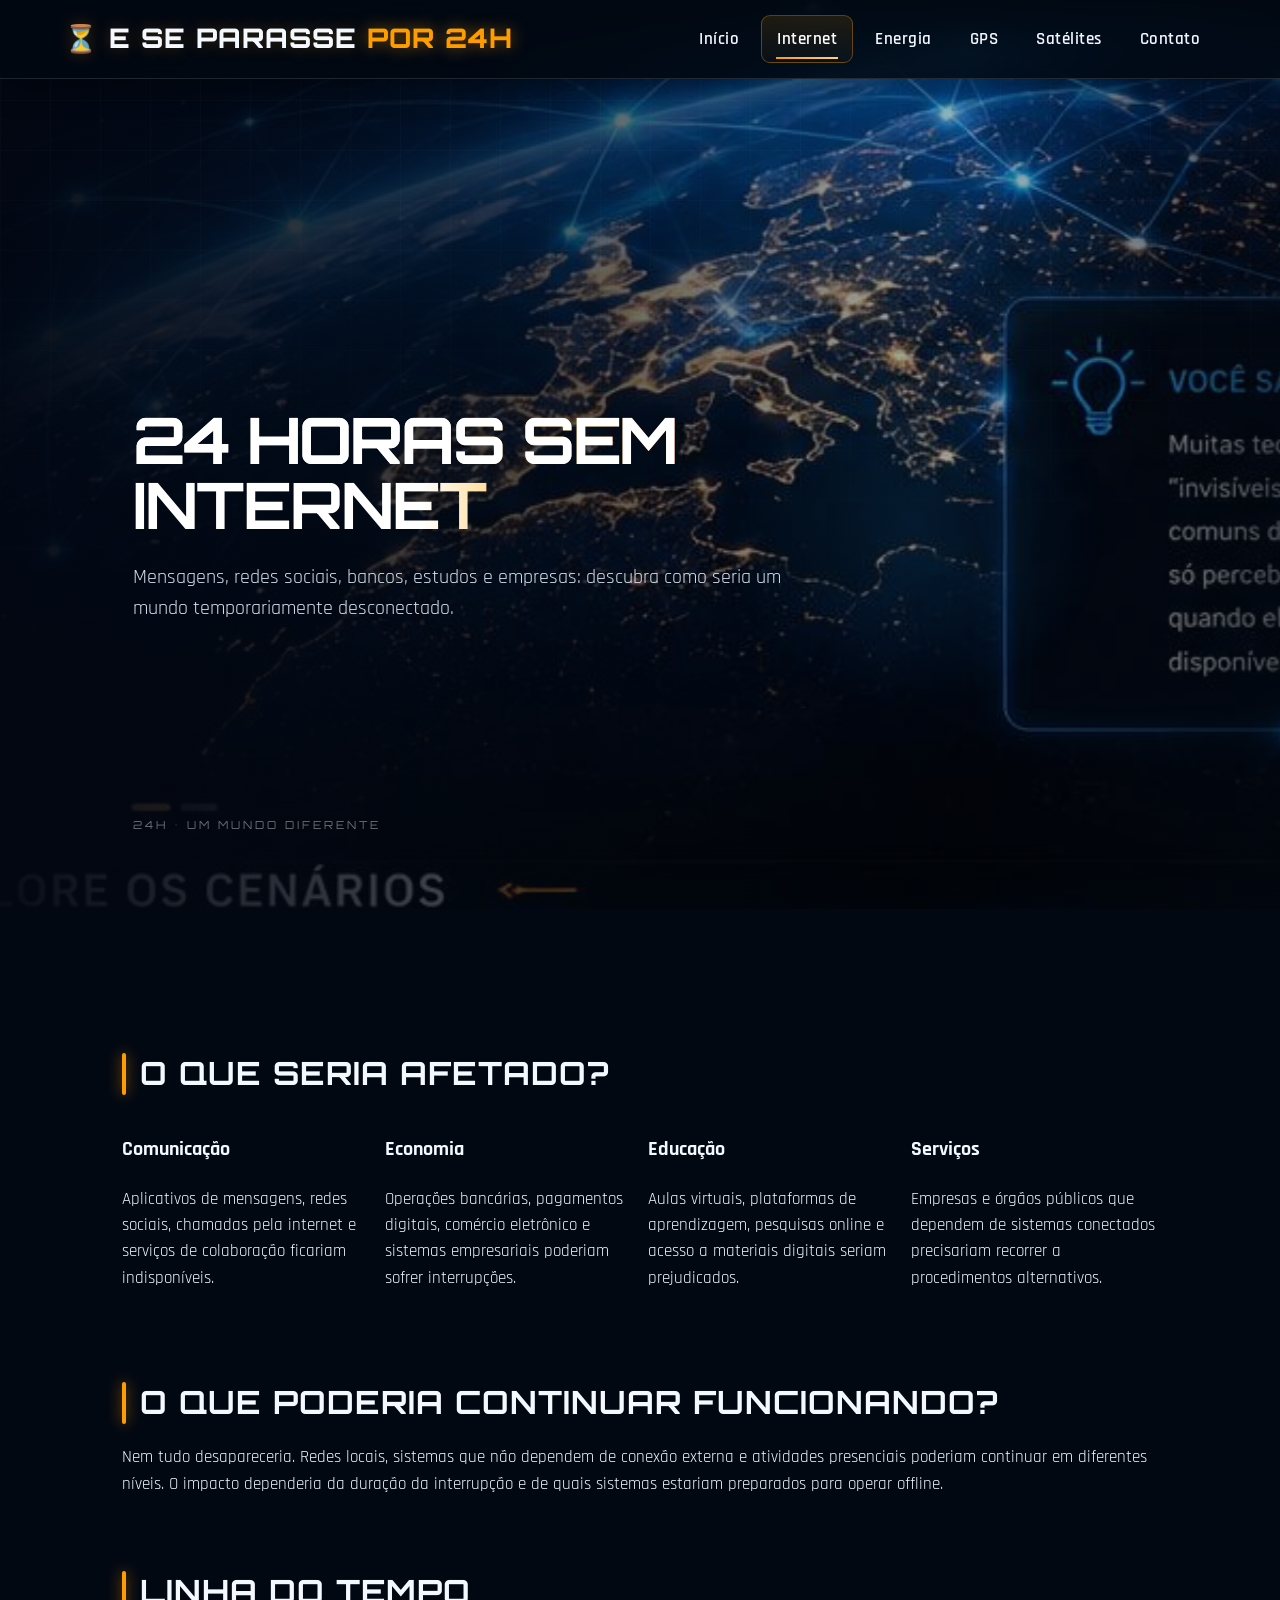
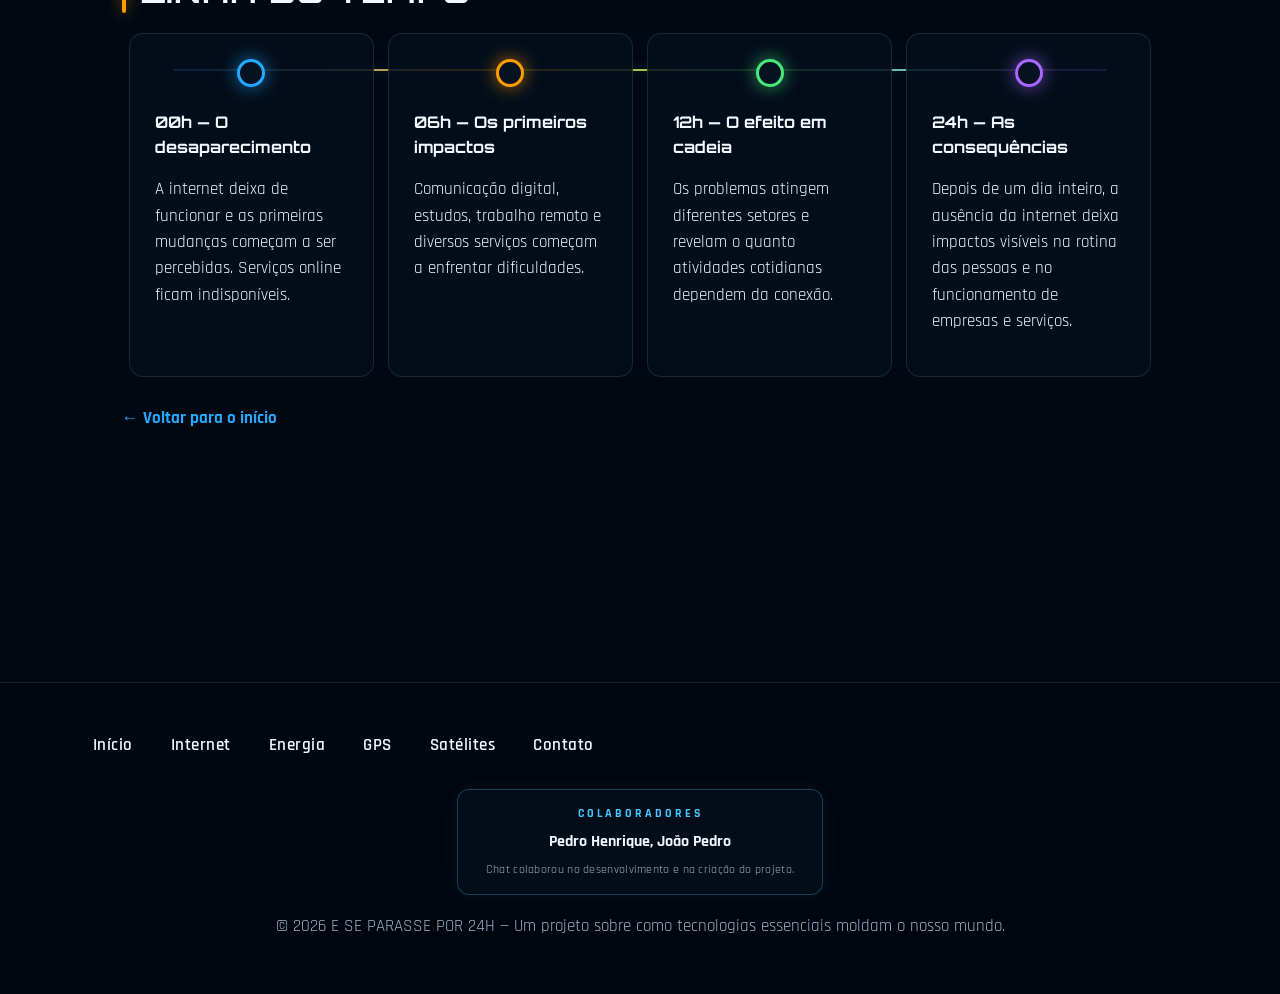
<file: AT1 paginas.html/internet.html>
<!DOCTYPE html><html lang="pt-BR"><head><meta charset="UTF-8"><meta name="viewport" content="width=device-width, initial-scale=1.0"><title>E SE PARASSE POR 24H</title><link rel="stylesheet" href="css/style.css"></head><body>
<header><div class="logo">⏳ E SE PARASSE <span>POR 24H</span></div><nav><ul><li><a href="index.html" class="navlink">Início</a></li><li><a href="internet.html" class="navlink active">Internet</a></li><li><a href="energia.html" class="navlink">Energia</a></li><li><a href="gps.html" class="navlink">GPS</a></li><li><a href="satelites.html" class="navlink">Satélites</a></li><li><a href="contato.html" class="navlink">Contato</a></li></ul></nav></header>
<main>
<section class="hero"><img class="hero-img" src="img/hero.jpg" alt="Ilustração de um mundo conectado por tecnologia e redes digitais"><h1>24 horas sem Internet</h1><p>Mensagens, redes sociais, bancos, estudos e empresas: descubra como seria um mundo temporariamente desconectado.</p></section><main>
<section><h2>O que seria afetado?</h2><div class="grid">
<article><h3>Comunicação</h3><p>Aplicativos de mensagens, redes sociais, chamadas pela internet e serviços de colaboração ficariam indisponíveis.</p></article>
<article><h3>Economia</h3><p>Operações bancárias, pagamentos digitais, comércio eletrônico e sistemas empresariais poderiam sofrer interrupções.</p></article>
<article><h3>Educação</h3><p>Aulas virtuais, plataformas de aprendizagem, pesquisas online e acesso a materiais digitais seriam prejudicados.</p></article>
<article><h3>Serviços</h3><p>Empresas e órgãos públicos que dependem de sistemas conectados precisariam recorrer a procedimentos alternativos.</p></article>
</div></section>
<section><h2>O que poderia continuar funcionando?</h2><p>Nem tudo desapareceria. Redes locais, sistemas que não dependem de conexão externa e atividades presenciais poderiam continuar em diferentes níveis. O impacto dependeria da duração da interrupção e de quais sistemas estariam preparados para operar offline.</p></section>
<section><h2>Linha do tempo</h2><div class="timeline"><article><h3>00h — O desaparecimento</h3><p>A internet deixa de funcionar e as primeiras mudanças começam a ser percebidas. Serviços online ficam indisponíveis.</p></article><article><h3>06h — Os primeiros impactos</h3><p>Comunicação digital, estudos, trabalho remoto e diversos serviços começam a enfrentar dificuldades.</p></article><article><h3>12h — O efeito em cadeia</h3><p>Os problemas atingem diferentes setores e revelam o quanto atividades cotidianas dependem da conexão.</p></article><article><h3>24h — As consequências</h3><p>Depois de um dia inteiro, a ausência da internet deixa impactos visíveis na rotina das pessoas e no funcionamento de empresas e serviços.</p></article></div><a class="back navlink" href="index.html">← Voltar para o início</a></section></main>
</main>
<footer><nav><ul><li><a href="index.html" class="navlink">Início</a></li><li><a href="internet.html" class="navlink">Internet</a></li><li><a href="energia.html" class="navlink">Energia</a></li><li><a href="gps.html" class="navlink">GPS</a></li><li><a href="satelites.html" class="navlink">Satélites</a></li><li><a href="contato.html" class="navlink">Contato</a></li></ul></nav><div class="colaboradores">
<strong>COLABORADORES</strong>
<span>Pedro Henrique, João Pedro</span><small>Chat colaborou no desenvolvimento e na criação do projeto.</small>
</div>
<p>&copy; 2026 E SE PARASSE POR 24H — Um projeto sobre como tecnologias essenciais moldam o nosso mundo.</p></footer>
</body></html>
</file>
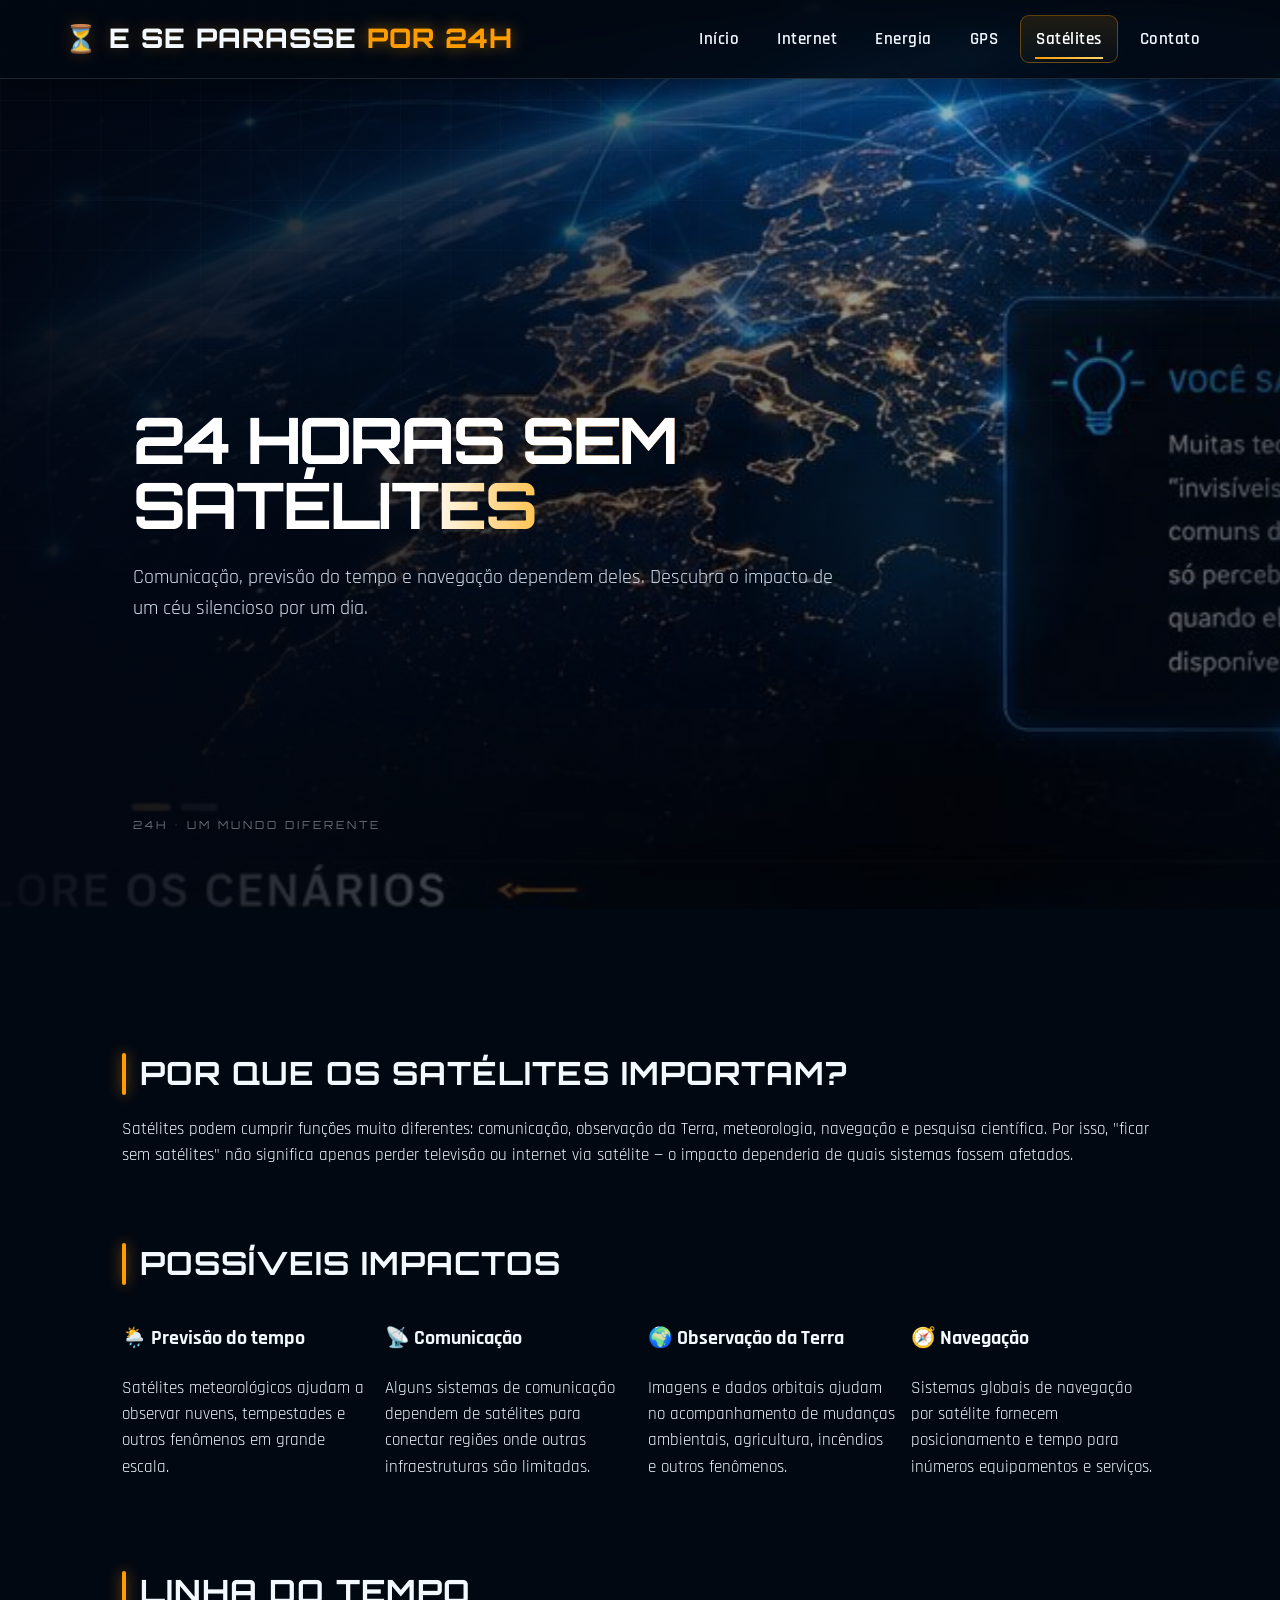
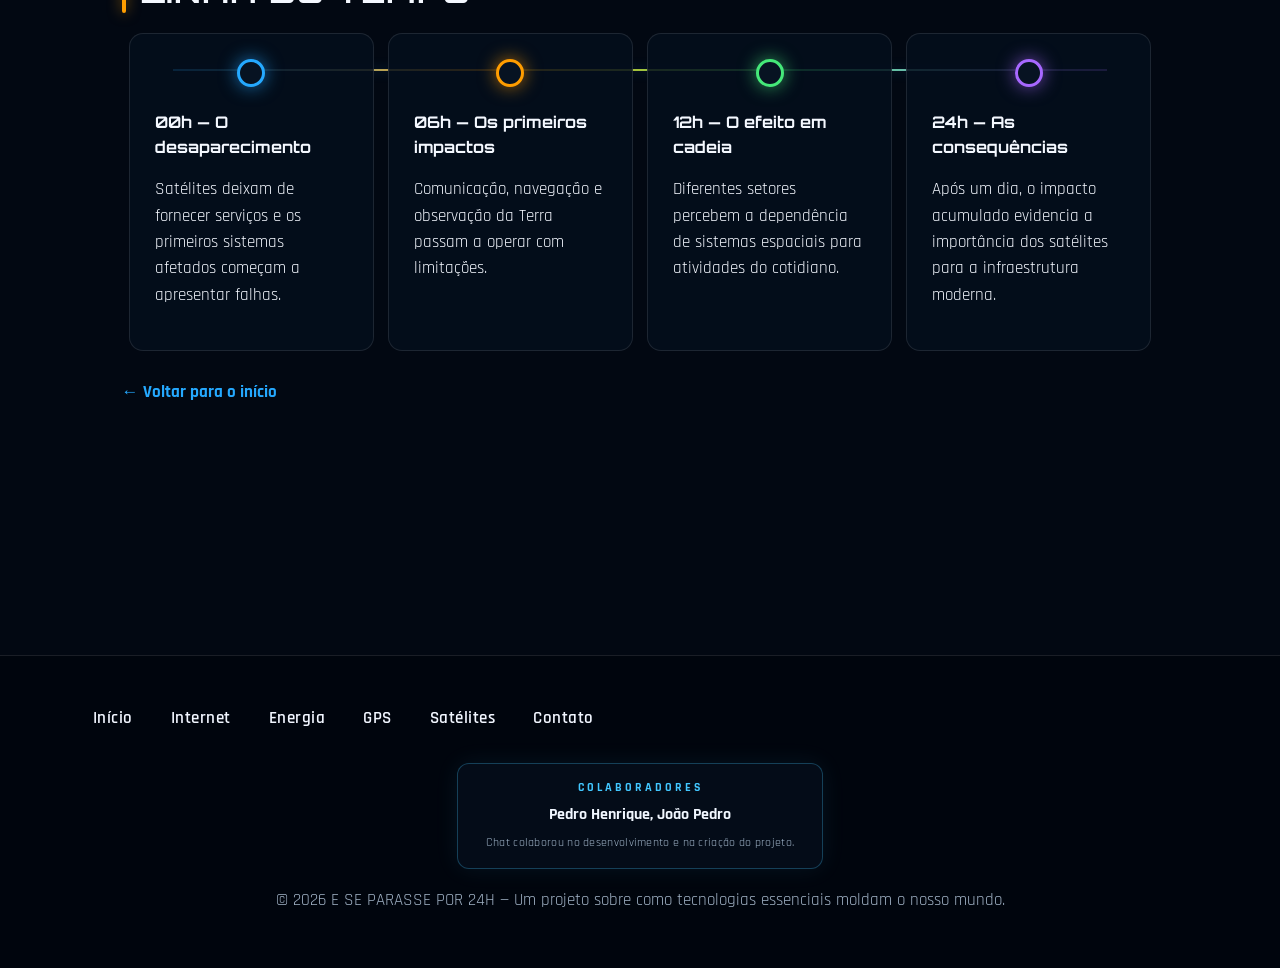
<file: AT1 paginas.html/satelites.html>
<!DOCTYPE html><html lang="pt-BR"><head><meta charset="UTF-8"><meta name="viewport" content="width=device-width, initial-scale=1.0"><title>E SE PARASSE POR 24H</title><link rel="stylesheet" href="css/style.css"></head><body>
<header><div class="logo">⏳ E SE PARASSE <span>POR 24H</span></div><nav><ul><li><a href="index.html" class="navlink">Início</a></li><li><a href="internet.html" class="navlink">Internet</a></li><li><a href="energia.html" class="navlink">Energia</a></li><li><a href="gps.html" class="navlink">GPS</a></li><li><a href="satelites.html" class="navlink active">Satélites</a></li><li><a href="contato.html" class="navlink">Contato</a></li></ul></nav></header>
<main>
<section class="hero"><img class="hero-img" src="img/hero.jpg" alt="Ilustração de um mundo conectado por tecnologia e redes digitais"><h1>24 horas sem Satélites</h1><p>Comunicação, previsão do tempo e navegação dependem deles. Descubra o impacto de um céu silencioso por um dia.</p></section><main>
<section><h2>Por que os satélites importam?</h2><p>Satélites podem cumprir funções muito diferentes: comunicação, observação da Terra, meteorologia, navegação e pesquisa científica. Por isso, "ficar sem satélites" não significa apenas perder televisão ou internet via satélite — o impacto dependeria de quais sistemas fossem afetados.</p></section>
<section><h2>Possíveis impactos</h2><div class="grid">
<article><h3>🌦️ Previsão do tempo</h3><p>Satélites meteorológicos ajudam a observar nuvens, tempestades e outros fenômenos em grande escala.</p></article>
<article><h3>📡 Comunicação</h3><p>Alguns sistemas de comunicação dependem de satélites para conectar regiões onde outras infraestruturas são limitadas.</p></article>
<article><h3>🌍 Observação da Terra</h3><p>Imagens e dados orbitais ajudam no acompanhamento de mudanças ambientais, agricultura, incêndios e outros fenômenos.</p></article>
<article><h3>🧭 Navegação</h3><p>Sistemas globais de navegação por satélite fornecem posicionamento e tempo para inúmeros equipamentos e serviços.</p></article>
</div></section>
<section><h2>Linha do tempo</h2><div class="timeline"><article><h3>00h — O desaparecimento</h3><p>Satélites deixam de fornecer serviços e os primeiros sistemas afetados começam a apresentar falhas.</p></article><article><h3>06h — Os primeiros impactos</h3><p>Comunicação, navegação e observação da Terra passam a operar com limitações.</p></article><article><h3>12h — O efeito em cadeia</h3><p>Diferentes setores percebem a dependência de sistemas espaciais para atividades do cotidiano.</p></article><article><h3>24h — As consequências</h3><p>Após um dia, o impacto acumulado evidencia a importância dos satélites para a infraestrutura moderna.</p></article></div><a class="back navlink" href="index.html">← Voltar para o início</a></section></main>
</main>
<footer><nav><ul><li><a href="index.html" class="navlink">Início</a></li><li><a href="internet.html" class="navlink">Internet</a></li><li><a href="energia.html" class="navlink">Energia</a></li><li><a href="gps.html" class="navlink">GPS</a></li><li><a href="satelites.html" class="navlink">Satélites</a></li><li><a href="contato.html" class="navlink">Contato</a></li></ul></nav><div class="colaboradores">
<strong>COLABORADORES</strong>
<span>Pedro Henrique, João Pedro</span><small>Chat colaborou no desenvolvimento e na criação do projeto.</small>
</div>
<p>&copy; 2026 E SE PARASSE POR 24H — Um projeto sobre como tecnologias essenciais moldam o nosso mundo.</p></footer>
</body></html>
</file>
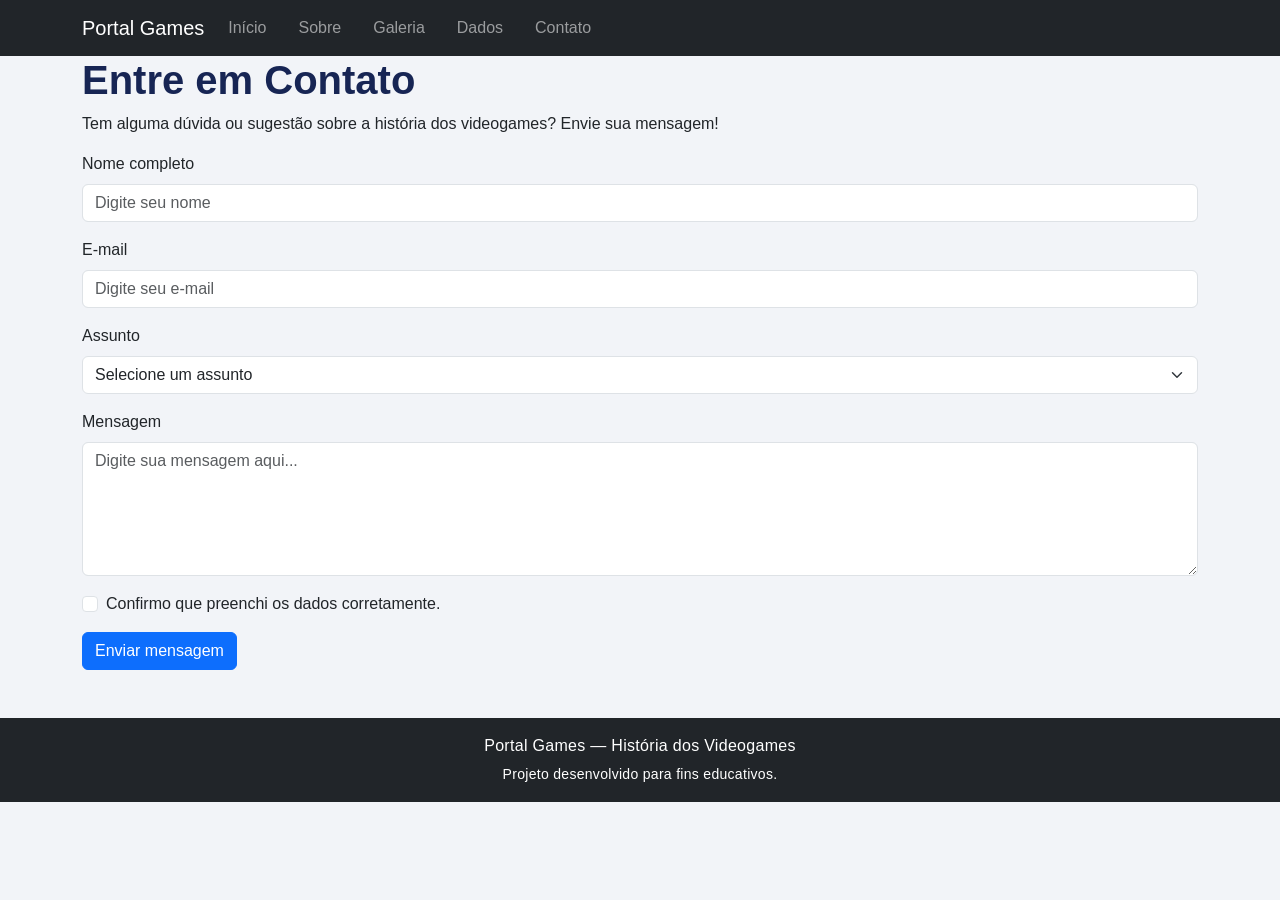
<file: AT4 site multi paginas boomtastrap/contato.html>
<!DOCTYPE html>
<html lang="pt-BR">
<head>
    <meta charset="UTF-8">
    <meta name="viewport" content="width=device-width, initial-scale=1.0">

    <title>Contato - Portal Games</title>

    <link href="https://cdn.jsdelivr.net/npm/bootstrap@5.3.3/dist/css/bootstrap.min.css" rel="stylesheet">
    <link rel="stylesheet" href="style.css">
</head>
<body>
<nav class="navbar navbar-expand-lg navbar-dark bg-dark">
    <div class="container">
        <a class="navbar-brand" href="index.html">Portal Games</a>
        
<button class="navbar-toggler" type="button"
        data-bs-toggle="collapse"
        data-bs-target="#menuPrincipal"
        aria-controls="menuPrincipal"
        aria-expanded="false"
        aria-label="Abrir menu">
    <span class="navbar-toggler-icon"></span>
</button>



<div class="collapse navbar-collapse" id="menuPrincipal">
    <div class="navbar-nav gap-lg-3">
        <a class="nav-link" href="index.html">Início</a>
        <a class="nav-link" href="sobre.html">Sobre</a>
        <a class="nav-link" href="galeria.html">Galeria</a>
        <a class="nav-link" href="dados.html">Dados</a>
        <a class="nav-link" href="contato.html">Contato</a>
    </div>
</div>
</nav>

    <main class="container">
        <h1>Entre em Contato</h1>

        <p>
            Tem alguma dúvida ou sugestão sobre
            a história dos videogames?
            Envie sua mensagem!
        </p>
        
<form>
    <div class="mb-3">
        <label for="nome" class="form-label">
            Nome completo
        </label>

        <input type="text"
               class="form-control"
               id="nome"
               name="nome"
               placeholder="Digite seu nome"
               required>
    </div>
    
<div class="mb-3">
    <label for="email" class="form-label">
        E-mail
    </label>

    <input type="email"
           class="form-control"
           id="email"
           name="email"
           placeholder="Digite seu e-mail"
           required>
</div>

<div class="mb-3">
    <label for="assunto" class="form-label">
        Assunto
    </label>

    <select class="form-select"
            id="assunto"
            name="assunto"
            required>

        <option value="" selected disabled>
            Selecione um assunto
        </option>

        <option value="duvida">Dúvida</option>
        <option value="sugestao">Sugestão</option>
        <option value="jogos">Jogos clássicos</option>
        <option value="outros">Outros</option>

    </select>
</div>

<div class="mb-3">
    <label for="mensagem" class="form-label">
        Mensagem
    </label>

    <textarea class="form-control"
              id="mensagem"
              name="mensagem"
              rows="5"
              placeholder="Digite sua mensagem aqui..."
              required></textarea>
</div>

<div class="form-check mb-3">
    <input class="form-check-input"
           type="checkbox"
           id="confirmacao"
           name="confirmacao"
           required>

    <label class="form-check-label" for="confirmacao">
        Confirmo que preenchi os dados corretamente.
    </label>
</div>

<button type="submit" class="btn btn-primary">
    Enviar mensagem
</button>

</form>

    </main>
<footer class="bg-dark text-white text-center py-3 mt-5">
    <div class="container">
        <p class="mb-1">Portal Games — História dos Videogames</p>
        <small>Projeto desenvolvido para fins educativos.</small>
    </div>
</footer>

    <script src="https://cdn.jsdelivr.net/npm/bootstrap@5.3.3/dist/js/bootstrap.bundle.min.js"></script>
</body>
</html>
</file>
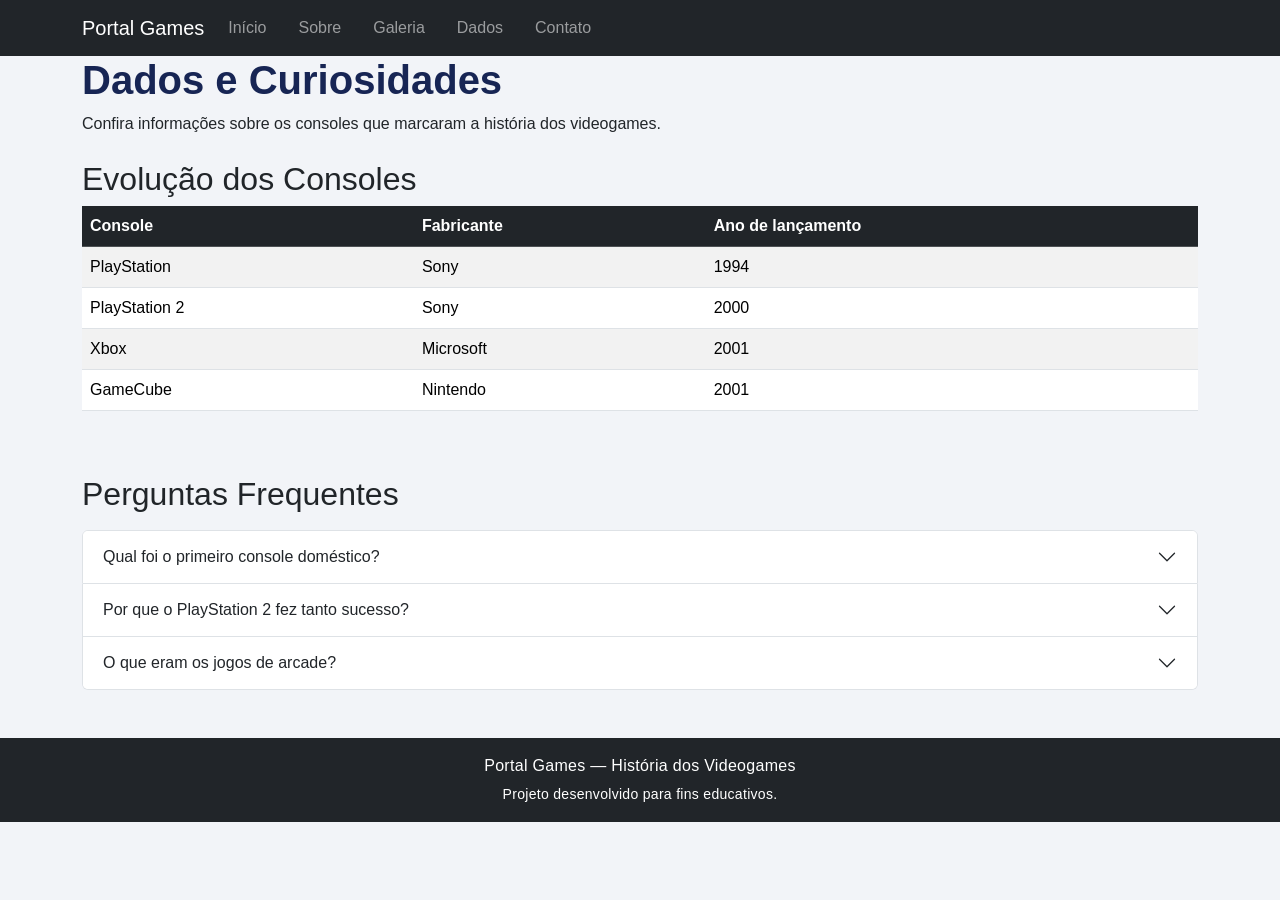
<file: AT4 site multi paginas boomtastrap/dados.html>
<!DOCTYPE html>
<html lang="pt-BR">
<head>
    <meta charset="UTF-8">
    <meta name="viewport" content="width=device-width, initial-scale=1.0">

    <title>Dados - Portal Games</title>

    <link href="https://cdn.jsdelivr.net/npm/bootstrap@5.3.3/dist/css/bootstrap.min.css" rel="stylesheet">
    <link rel="stylesheet" href="style.css">
</head>
<body>
<nav class="navbar navbar-expand-lg navbar-dark bg-dark">
    <div class="container">
        <a class="navbar-brand" href="index.html">Portal Games</a>
        
<button class="navbar-toggler" type="button"
        data-bs-toggle="collapse"
        data-bs-target="#menuPrincipal"
        aria-controls="menuPrincipal"
        aria-expanded="false"
        aria-label="Abrir menu">
    <span class="navbar-toggler-icon"></span>
</button>



<div class="collapse navbar-collapse" id="menuPrincipal">
    <div class="navbar-nav gap-lg-3">
        <a class="nav-link" href="index.html">Início</a>
        <a class="nav-link" href="sobre.html">Sobre</a>
        <a class="nav-link" href="galeria.html">Galeria</a>
        <a class="nav-link" href="dados.html">Dados</a>
        <a class="nav-link" href="contato.html">Contato</a>
    </div>
</div>
</nav>

    <main class="container">
        <h1>Dados e Curiosidades</h1>

        <p>
            Confira informações sobre os consoles
            que marcaram a história dos videogames.
        </p>
        
<h2 class="mt-4">Evolução dos Consoles</h2>

<div class="table-responsive">
    <table class="table table-striped table-hover">
        <thead class="table-dark">
            <tr>
                <th>Console</th>
                <th>Fabricante</th>
                <th>Ano de lançamento</th>
            </tr>
        </thead>

        <tbody>
            <tr>
                <td>PlayStation</td>
                <td>Sony</td>
                <td>1994</td>
            </tr>

            <tr>
                <td>PlayStation 2</td>
                <td>Sony</td>
                <td>2000</td>
            </tr>

            <tr>
                <td>Xbox</td>
                <td>Microsoft</td>
                <td>2001</td>
            </tr>

            <tr>
                <td>GameCube</td>
                <td>Nintendo</td>
                <td>2001</td>
            </tr>
        </tbody>
    </table>
</div>

<h2 class="mt-5 mb-3">Perguntas Frequentes</h2>

<div class="accordion" id="faqGames">

    <div class="accordion-item">
        <h3 class="accordion-header" id="pergunta1">

            <button class="accordion-button collapsed"
                    type="button"
                    data-bs-toggle="collapse"
                    data-bs-target="#resposta1"
                    aria-expanded="false"
                    aria-controls="resposta1">
                Qual foi o primeiro console doméstico?
            </button>

        </h3>

        <div id="resposta1"
             class="accordion-collapse collapse"
             aria-labelledby="pergunta1"
             data-bs-parent="#faqGames">

            <div class="accordion-body">
                O Magnavox Odyssey, lançado em 1972,
                é considerado o primeiro console
                doméstico de videogame comercializado.
            </div>

        </div>
    </div>
    
<div class="accordion-item">
    <h3 class="accordion-header" id="pergunta2">

        <button class="accordion-button collapsed"
                type="button"
                data-bs-toggle="collapse"
                data-bs-target="#resposta2"
                aria-expanded="false"
                aria-controls="resposta2">
            Por que o PlayStation 2 fez tanto sucesso?
        </button>

    </h3>

    <div id="resposta2"
         class="accordion-collapse collapse"
         aria-labelledby="pergunta2"
         data-bs-parent="#faqGames">

        <div class="accordion-body">
            O PlayStation 2, lançado em 2000,
            conquistou milhões de jogadores graças
            à sua enorme biblioteca de jogos,
            compatibilidade com jogos do primeiro
            PlayStation e capacidade de reproduzir DVDs.
        </div>

    </div>
</div>

<div class="accordion-item">
    <h3 class="accordion-header" id="pergunta3">

        <button class="accordion-button collapsed"
                type="button"
                data-bs-toggle="collapse"
                data-bs-target="#resposta3"
                aria-expanded="false"
                aria-controls="resposta3">
            O que eram os jogos de arcade?
        </button>

    </h3>

    <div id="resposta3"
         class="accordion-collapse collapse"
         aria-labelledby="pergunta3"
         data-bs-parent="#faqGames">

        <div class="accordion-body">
            Os jogos de arcade eram encontrados
            principalmente em máquinas de fliperama.

            Eles fizeram muito sucesso nas décadas
            de 1970 e 1980, com clássicos como
            Space Invaders, Pac-Man e Donkey Kong.
        </div>

    </div>
</div>



</div>

    </main>
<footer class="bg-dark text-white text-center py-3 mt-5">
    <div class="container">
        <p class="mb-1">Portal Games — História dos Videogames</p>
        <small>Projeto desenvolvido para fins educativos.</small>
    </div>
</footer>

    <script src="https://cdn.jsdelivr.net/npm/bootstrap@5.3.3/dist/js/bootstrap.bundle.min.js"></script>
</body>
</html>
</file>
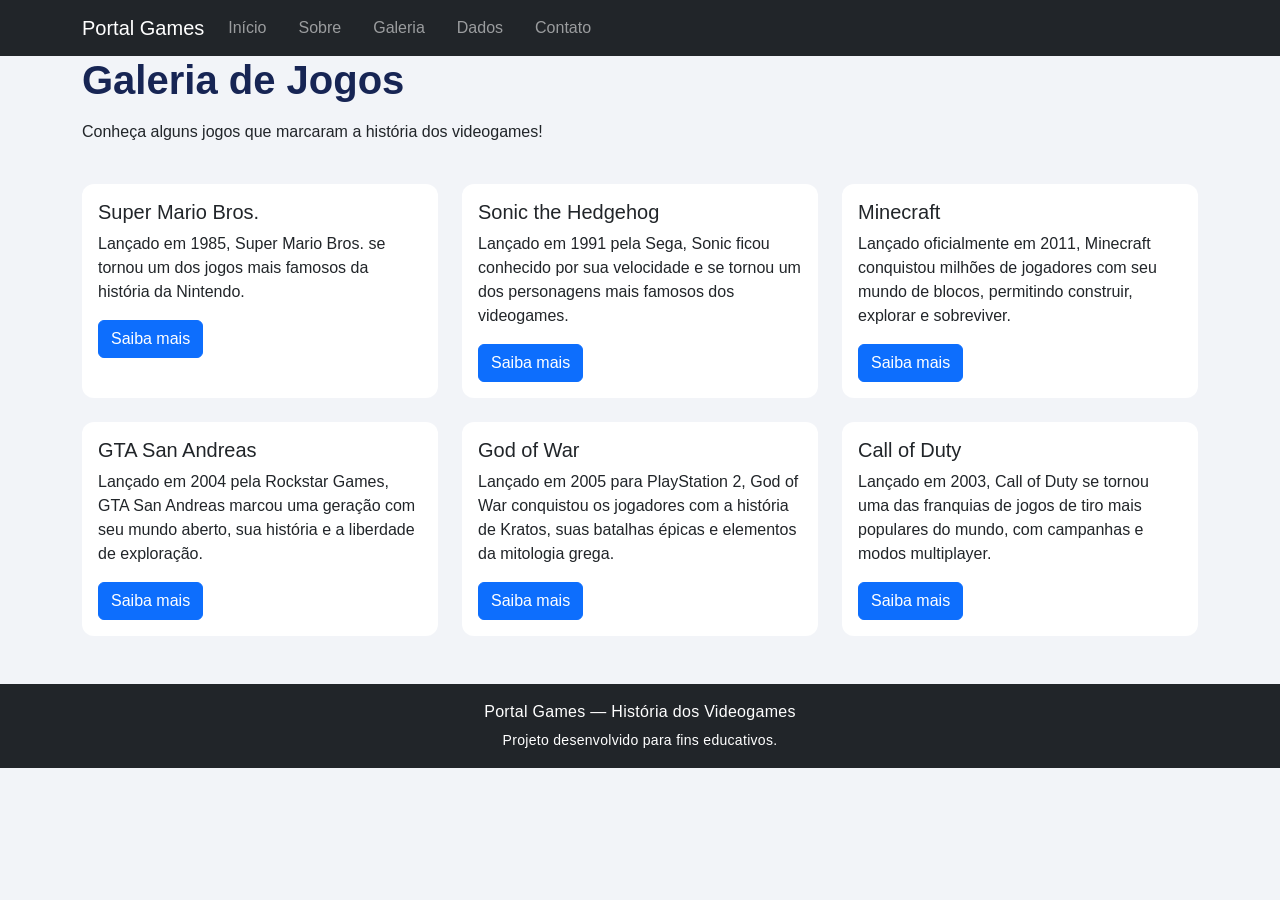
<file: AT4 site multi paginas boomtastrap/galeria.html>
<!DOCTYPE html>
<html lang="pt-BR">
<head>
    <meta charset="UTF-8">
    <meta name="viewport" content="width=device-width, initial-scale=1.0">
    <title>Galeria - Portal Games</title>

    <link href="https://cdn.jsdelivr.net/npm/bootstrap@5.3.3/dist/css/bootstrap.min.css" rel="stylesheet">
    <link rel="stylesheet" href="style.css">
</head>
<body>
     <nav class="navbar navbar-expand-lg navbar-dark bg-dark">
    <div class="container">
        <a class="navbar-brand" href="index.html">Portal Games</a>
        
<button class="navbar-toggler" type="button"
        data-bs-toggle="collapse"
        data-bs-target="#menuPrincipal"
        aria-controls="menuPrincipal"
        aria-expanded="false"
        aria-label="Abrir menu">
    <span class="navbar-toggler-icon"></span>
</button>



<div class="collapse navbar-collapse" id="menuPrincipal">
    <div class="navbar-nav gap-lg-3">
        <a class="nav-link" href="index.html">Início</a>
        <a class="nav-link" href="sobre.html">Sobre</a>
        <a class="nav-link" href="galeria.html">Galeria</a>
        <a class="nav-link" href="dados.html">Dados</a>
        <a class="nav-link" href="contato.html">Contato</a>
    </div>
</div>
</nav>

    <main class="container">
        <h1 class="mb-3">Galeria de Jogos</h1>
        <p>Conheça alguns jogos que marcaram a história dos videogames!</p>
        
<div class="row g-4 mt-3">

    <div class="col-sm-6 col-lg-4">
        <div class="card h-100">
            <div class="card-body">
                <h2 class="card-title h5">Super Mario Bros.</h2>

                <p class="card-text">
                    Lançado em 1985, Super Mario Bros.
                    se tornou um dos jogos mais famosos
                    da história da Nintendo.
                </p>
                
<button class="btn btn-primary"
        data-bs-toggle="modal"
        data-bs-target="#modalMario">
    Saiba mais
</button>

            </div>
        </div>
    </div>
    
<div class="col-sm-6 col-lg-4">
    <div class="card h-100">
        <div class="card-body">
            <h2 class="card-title h5">Sonic the Hedgehog</h2>

            <p class="card-text">
                Lançado em 1991 pela Sega, Sonic
                ficou conhecido por sua velocidade
                e se tornou um dos personagens
                mais famosos dos videogames.
            </p>
            
<button class="btn btn-primary"
        data-bs-toggle="modal"
        data-bs-target="#modalSonic">
    Saiba mais
</button>

        </div>
    </div>
</div>

<div class="col-sm-6 col-lg-4">
    <div class="card h-100">
        <div class="card-body">
            <h2 class="card-title h5">Minecraft</h2>

            <p class="card-text">
                Lançado oficialmente em 2011,
                Minecraft conquistou milhões de jogadores
                com seu mundo de blocos, permitindo
                construir, explorar e sobreviver.
            </p>
            
<button class="btn btn-primary"
        data-bs-toggle="modal"
        data-bs-target="#modalMinecraft">
    Saiba mais
</button>

        </div>
    </div>
</div>

<div class="col-sm-6 col-lg-4">
    <div class="card h-100">
        <div class="card-body">
            <h2 class="card-title h5">GTA San Andreas</h2>

            <p class="card-text">
                Lançado em 2004 pela Rockstar Games,
                GTA San Andreas marcou uma geração
                com seu mundo aberto, sua história
                e a liberdade de exploração.
            </p>
            
<button class="btn btn-primary"
        data-bs-toggle="modal"
        data-bs-target="#modalGTA">
    Saiba mais
</button>

        </div>
    </div>
</div>

<div class="col-sm-6 col-lg-4">
    <div class="card h-100">
        <div class="card-body">
            <h2 class="card-title h5">God of War</h2>

            <p class="card-text">
                Lançado em 2005 para PlayStation 2,
                God of War conquistou os jogadores
                com a história de Kratos, suas batalhas
                épicas e elementos da mitologia grega.
            </p>
            
<button class="btn btn-primary"
        data-bs-toggle="modal"
        data-bs-target="#modalGodOfWar">
    Saiba mais
</button>

        </div>
    </div>
</div>

<div class="col-sm-6 col-lg-4">
    <div class="card h-100">
        <div class="card-body">
            <h2 class="card-title h5">Call of Duty</h2>

            <p class="card-text">
                Lançado em 2003, Call of Duty
                se tornou uma das franquias de jogos
                de tiro mais populares do mundo,
                com campanhas e modos multiplayer.
            </p>
            
<button class="btn btn-primary"
        data-bs-toggle="modal"
        data-bs-target="#modalCallOfDuty">
    Saiba mais
</button>

        </div>
    </div>
</div>

</div>

<div class="modal fade" id="modalMario" tabindex="-1"
     aria-labelledby="tituloMario" aria-hidden="true">

    <div class="modal-dialog">
        <div class="modal-content">

            <div class="modal-header">
                <h2 class="modal-title fs-5" id="tituloMario">
                    Super Mario Bros.
                </h2>

                <button type="button" class="btn-close"
                        data-bs-dismiss="modal"
                        aria-label="Fechar"></button>
            </div>

            <div class="modal-body">
                <p>
                    Super Mario Bros. foi lançado em 1985
                    para o Nintendo Entertainment System (NES).
                    O jogo ajudou a popularizar os jogos
                    de plataforma e se tornou um clássico.
                </p>
            </div>

            <div class="modal-footer">
                <button type="button" class="btn btn-secondary"
                        data-bs-dismiss="modal">
                    Fechar
                </button>
            </div>

        </div>
    </div>
</div>

<div class="modal fade" id="modalSonic" tabindex="-1"
     aria-labelledby="tituloSonic" aria-hidden="true">

    <div class="modal-dialog">
        <div class="modal-content">

            <div class="modal-header">
                <h2 class="modal-title fs-5" id="tituloSonic">
                    Sonic the Hedgehog
                </h2>

                <button type="button" class="btn-close"
                        data-bs-dismiss="modal"
                        aria-label="Fechar"></button>
            </div>

            <div class="modal-body">
                <p>
                    Sonic the Hedgehog foi lançado em 1991
                    pela Sega para o Mega Drive.
                    O personagem ficou famoso por sua
                    velocidade e ajudou a consolidar
                    a Sega no mercado de consoles.
                </p>
            </div>

            <div class="modal-footer">
                <button type="button" class="btn btn-secondary"
                        data-bs-dismiss="modal">
                    Fechar
                </button>
            </div>

        </div>
    </div>
</div>

<div class="modal fade" id="modalMinecraft" tabindex="-1"
     aria-labelledby="tituloMinecraft" aria-hidden="true">

    <div class="modal-dialog">
        <div class="modal-content">

            <div class="modal-header">
                <h2 class="modal-title fs-5" id="tituloMinecraft">
                    Minecraft
                </h2>

                <button type="button" class="btn-close"
                        data-bs-dismiss="modal"
                        aria-label="Fechar"></button>
            </div>

            <div class="modal-body">
                <p>
                    Minecraft foi lançado oficialmente em 2011
                    e ficou conhecido por seu mundo formado
                    por blocos.
                </p>

                <p>
                    O jogo permite explorar, construir
                    e sobreviver em diferentes ambientes,
                    incentivando a criatividade dos jogadores.
                </p>
            </div>

            <div class="modal-footer">
                <button type="button" class="btn btn-secondary"
                        data-bs-dismiss="modal">
                    Fechar
                </button>
            </div>

        </div>
    </div>
</div>

<div class="modal fade" id="modalGTA" tabindex="-1"
     aria-labelledby="tituloGTA" aria-hidden="true">

    <div class="modal-dialog">
        <div class="modal-content">

            <div class="modal-header">
                <h2 class="modal-title fs-5" id="tituloGTA">
                    GTA San Andreas
                </h2>

                <button type="button" class="btn-close"
                        data-bs-dismiss="modal"
                        aria-label="Fechar"></button>
            </div>

            <div class="modal-body">
                <p>
                    Grand Theft Auto: San Andreas foi lançado
                    em 2004 pela Rockstar Games e se tornou
                    um dos jogos mais populares do PlayStation 2.
                </p>

                <p>
                    O jogo acompanha a história de Carl Johnson,
                    conhecido como CJ, e permite explorar
                    um enorme mundo aberto com missões,
                    veículos e diversas atividades.
                </p>
            </div>

            <div class="modal-footer">
                <button type="button" class="btn btn-secondary"
                        data-bs-dismiss="modal">
                    Fechar
                </button>
            </div>

        </div>
    </div>
</div>

<div class="modal fade" id="modalGodOfWar" tabindex="-1"
     aria-labelledby="tituloGodOfWar" aria-hidden="true">

    <div class="modal-dialog">
        <div class="modal-content">

            <div class="modal-header">
                <h2 class="modal-title fs-5" id="tituloGodOfWar">
                    God of War
                </h2>

                <button type="button" class="btn-close"
                        data-bs-dismiss="modal"
                        aria-label="Fechar"></button>
            </div>

            <div class="modal-body">
                <p>
                    God of War foi lançado em 2005
                    para o PlayStation 2 e desenvolvido
                    pelo Santa Monica Studio.
                </p>

                <p>
                    O jogo acompanha Kratos, um guerreiro
                    espartano que enfrenta criaturas
                    mitológicas e deuses da Grécia Antiga.
                    A franquia ficou famosa por suas
                    batalhas intensas e história marcante.
                </p>
            </div>

            <div class="modal-footer">
                <button type="button" class="btn btn-secondary"
                        data-bs-dismiss="modal">
                    Fechar
                </button>
            </div>

        </div>
    </div>
</div>

<div class="modal fade" id="modalCallOfDuty" tabindex="-1"
     aria-labelledby="tituloCallOfDuty" aria-hidden="true">

    <div class="modal-dialog">
        <div class="modal-content">

            <div class="modal-header">
                <h2 class="modal-title fs-5" id="tituloCallOfDuty">
                    Call of Duty
                </h2>

                <button type="button" class="btn-close"
                        data-bs-dismiss="modal"
                        aria-label="Fechar"></button>
            </div>

            <div class="modal-body">
                <p>
                    O primeiro Call of Duty foi lançado
                    em 2003, desenvolvido pela Infinity Ward.
                    Sua campanha se passava durante a
                    Segunda Guerra Mundial.
                </p>

                <p>
                    Com o passar dos anos, a franquia
                    ganhou novos cenários, personagens
                    e modos multiplayer, tornando-se
                    uma das séries de jogos de tiro
                    mais conhecidas do mundo.
                </p>
            </div>

            <div class="modal-footer">
                <button type="button" class="btn btn-secondary"
                        data-bs-dismiss="modal">
                    Fechar
                </button>
            </div>

        </div>
    </div>
</div>



    </main>
    <footer class="bg-dark text-white text-center py-3 mt-5">
    <div class="container">
        <p class="mb-1">Portal Games — História dos Videogames</p>
        <small>Projeto desenvolvido para fins educativos.</small>
    </div>
</footer>

    <script src="https://cdn.jsdelivr.net/npm/bootstrap@5.3.3/dist/js/bootstrap.bundle.min.js"></script>
</body>
</html>
</file>
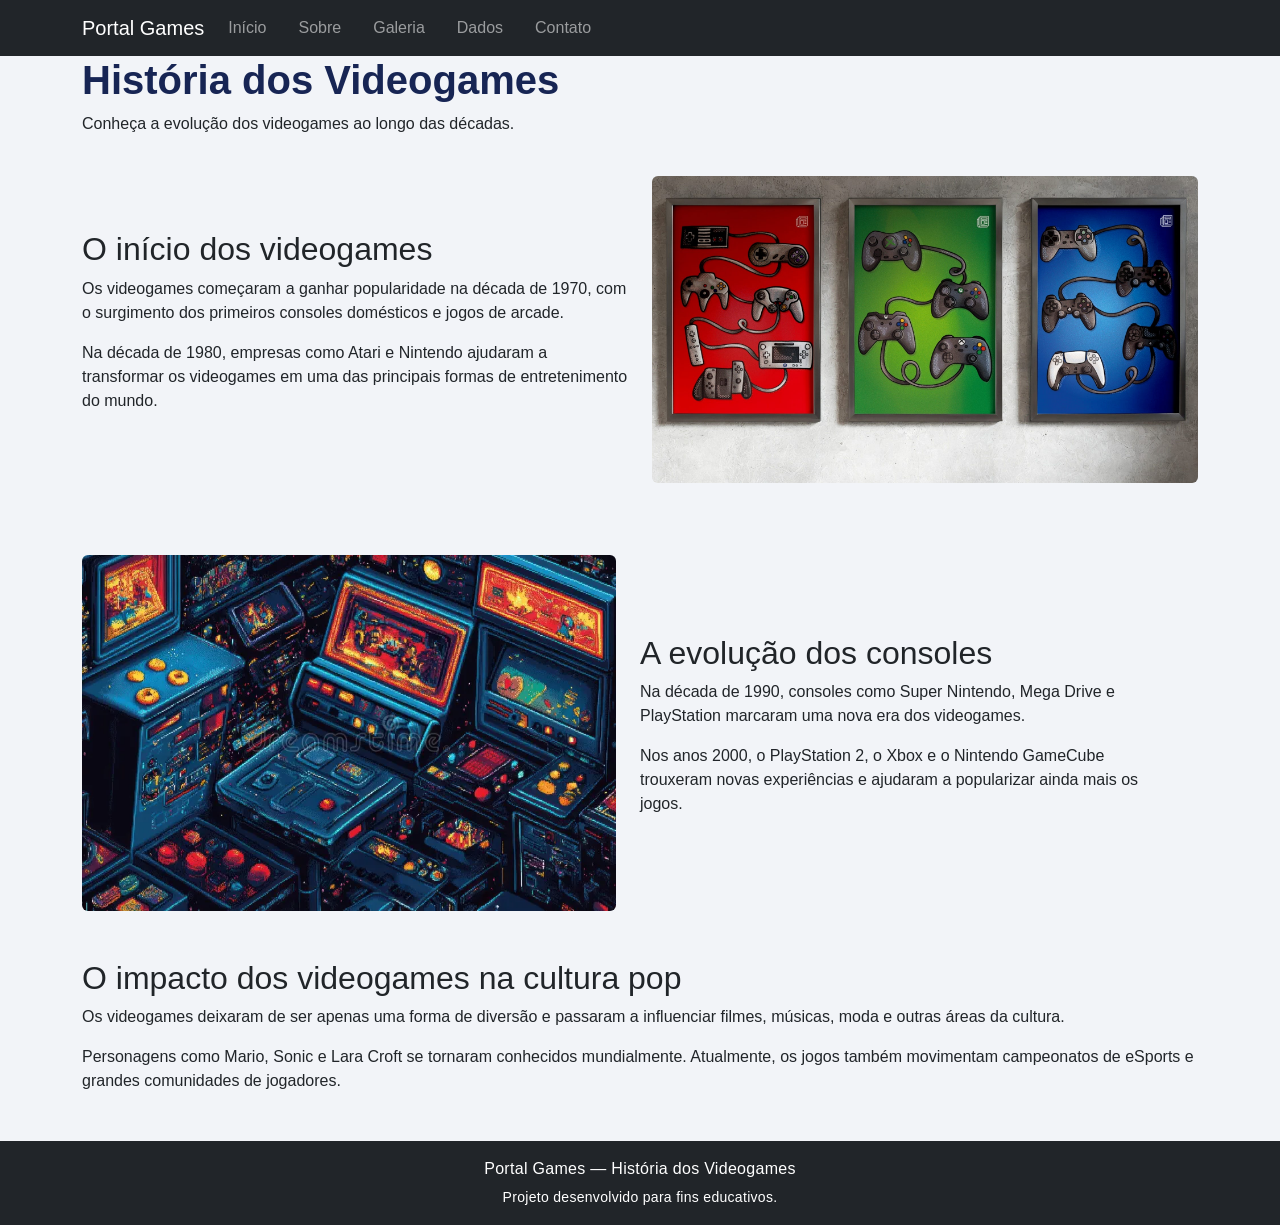
<file: AT4 site multi paginas boomtastrap/sobre.html>
<!DOCTYPE html>
<html lang="pt-BR">
<head>
    <meta charset="UTF-8">
    <meta name="viewport" content="width=device-width, initial-scale=1.0">
    <title>Sobre - Portal Games</title>

    <link href="https://cdn.jsdelivr.net/npm/bootstrap@5.3.3/dist/css/bootstrap.min.css" rel="stylesheet">
    <link rel="stylesheet" href="style.css">
</head>
<body>
    <nav class="navbar navbar-expand-lg navbar-dark bg-dark">
    <div class="container">
        <a class="navbar-brand" href="index.html">Portal Games</a>
        
<button class="navbar-toggler" type="button"
        data-bs-toggle="collapse"
        data-bs-target="#menuPrincipal"
        aria-controls="menuPrincipal"
        aria-expanded="false"
        aria-label="Abrir menu">
    <span class="navbar-toggler-icon"></span>
</button>



<div class="collapse navbar-collapse" id="menuPrincipal">
    <div class="navbar-nav gap-lg-3">
        <a class="nav-link" href="index.html">Início</a>
        <a class="nav-link" href="sobre.html">Sobre</a>
        <a class="nav-link" href="galeria.html">Galeria</a>
        <a class="nav-link" href="dados.html">Dados</a>
        <a class="nav-link" href="contato.html">Contato</a>
    </div>
</div>
</nav>

    <!-- Cole o menu aqui -->

    <main class="container">
        <h1>História dos Videogames</h1>
        <p>Conheça a evolução dos videogames ao longo das décadas.</p>
        
<div class="row align-items-center g-4 mt-3">

    <div class="col-md-6">
        <h2>O início dos videogames</h2>

        <p>
            Os videogames começaram a ganhar popularidade
            na década de 1970, com o surgimento dos primeiros
            consoles domésticos e jogos de arcade.
        </p>

        <p>
            Na década de 1980, empresas como Atari e Nintendo
            ajudaram a transformar os videogames em uma das
            principais formas de entretenimento do mundo.
        </p>
    </div>
    

    <div class="col-md-6">
        <img src="consoles.jpg"
             class="img-fluid rounded"
             alt="Consoles de videogame">
    </div>
    
<div class="row align-items-center g-4 mt-5">

    <div class="col-md-6">
       <img src="classicos.jpg"
             class="img-fluid rounded"
             alt="Jogos clássicos de videogame">
    </div>

    <div class="col-md-6">
        <h2>A evolução dos consoles</h2>

        <p>
            Na década de 1990, consoles como Super Nintendo,
            Mega Drive e PlayStation marcaram uma nova era
            dos videogames.
        </p>

        <p>
            Nos anos 2000, o PlayStation 2, o Xbox e o
            Nintendo GameCube trouxeram novas experiências
            e ajudaram a popularizar ainda mais os jogos.
        </p>
    </div>

</div>


</div>

<section class="mt-5 mb-5">
    <h2>O impacto dos videogames na cultura pop</h2>

    <p>
        Os videogames deixaram de ser apenas uma forma
        de diversão e passaram a influenciar filmes,
        músicas, moda e outras áreas da cultura.
    </p>

    <p>
        Personagens como Mario, Sonic e Lara Croft
        se tornaram conhecidos mundialmente.
        Atualmente, os jogos também movimentam
        campeonatos de eSports e grandes comunidades
        de jogadores.
    </p>
</section>


    </main>
    <footer class="bg-dark text-white text-center py-3 mt-5">
    <div class="container">
        <p class="mb-1">Portal Games — História dos Videogames</p>
        <small>Projeto desenvolvido para fins educativos.</small>
    </div>
</footer>

    <script src="https://cdn.jsdelivr.net/npm/bootstrap@5.3.3/dist/js/bootstrap.bundle.min.js"></script>
</body>
</html>
</file>
<file: AT1 paginas.html/css/style.css>
@import url('https://fonts.googleapis.com/css2?family=Orbitron:wght@500;700;800&family=Rajdhani:wght@400;500;600;700&display=swap');

*{box-sizing:border-box}
html{scroll-behavior:smooth}
:root{
 --blue:#25a9ff;--orange:#ff9d00;--green:#45e879;--purple:#a768ff;
 --white:#f4f8ff;--muted:#b7c7d9;--panel:rgba(4,13,27,.84);
}
body{
 margin:0;color:var(--white);background:#020812;font-family:'Rajdhani',Arial,sans-serif;
 font-size:17px;line-height:1.55;overflow-x:hidden;
}
body::before{
 content:"";position:fixed;inset:0;z-index:-3;
 background:linear-gradient(90deg,rgba(2,7,18,.98) 0%,rgba(2,8,18,.75) 35%,rgba(2,8,18,.28) 75%,rgba(2,8,18,.7)),
 url("../img/background.jpg") center/cover no-repeat;
 transform:scale(1.02);
 animation:universo 18s ease-in-out infinite alternate;
}
body::after{
 content:"";position:fixed;inset:0;z-index:-2;pointer-events:none;
 background:
 radial-gradient(circle at 72% 27%,rgba(37,169,255,.16),transparent 25%),
 linear-gradient(rgba(255,255,255,.025) 1px,transparent 1px),
 linear-gradient(90deg,rgba(255,255,255,.025) 1px,transparent 1px);
 background-size:auto,50px 50px,50px 50px;
 mask-image:linear-gradient(to bottom,black 0%,transparent 75%);
}
header{
 position:sticky;top:0;z-index:100;display:flex;align-items:center;justify-content:space-between;
 padding:15px 5%;background:rgba(2,8,18,.88);backdrop-filter:blur(18px);
 border-bottom:1px solid rgba(255,255,255,.12);box-shadow:0 8px 30px rgba(0,0,0,.35)
}
.logo{
 font-family:'Orbitron',Arial,sans-serif;font-size:27px;font-weight:800;letter-spacing:1px;
 text-shadow:0 0 16px rgba(255,157,0,.25)
}
.logo span{
 color:var(--orange);text-shadow:0 0 16px rgba(255,157,0,.55)
}
nav ul{display:flex;gap:6px;list-style:none;margin:0;padding:0}
nav a{
 position:relative;display:block;color:#f1f6ff;text-decoration:none;padding:10px 15px;
 border:1px solid transparent;border-radius:9px;font-weight:600;letter-spacing:.5px;
 transition:.25s ease
}
nav a:hover{color:#fff;background:rgba(37,169,255,.09);border-color:rgba(37,169,255,.3);transform:translateY(-2px)}
nav a.active{background:linear-gradient(180deg,rgba(255,157,0,.12),rgba(255,157,0,.03));color:#fff;border-color:rgba(255,157,0,.35)}
nav a::after{
 content:"";position:absolute;left:14px;right:14px;bottom:3px;height:2px;
 background:linear-gradient(90deg,var(--orange),#ffd36a);transform:scaleX(0);transition:.25s
}
nav a:hover::after,nav a.active::after{transform:scaleX(1)}

.hero{
 min-height:680px;display:flex;flex-direction:column;align-items:flex-start;justify-content:center;
 text-align:left;padding:80px 6%;position:relative;overflow:hidden
}
.hero-img{position:absolute;inset:0;width:100%;height:100%;object-fit:cover;opacity:0;z-index:-1}
.hero::before{
 content:"";position:absolute;width:420px;height:420px;border-radius:50%;right:8%;top:18%;
 background:radial-gradient(circle,rgba(37,169,255,.12),transparent 65%);
 animation:pulso 5s ease-in-out infinite;pointer-events:none
}
.hero h1{
 max-width:760px;margin:0 0 24px;font-family:'Orbitron',Arial,sans-serif;font-size:clamp(42px,5vw,72px);
 line-height:1.02;letter-spacing:-2px;text-transform:uppercase;
 animation:entrada .9s ease both;
}
.hero h1::first-line{color:#fff}
.hero h1{background:linear-gradient(90deg,#fff 0%,#fff 38%,#ffb01a 58%,#ff6d35 73%,#55baff 100%);
 -webkit-background-clip:text;background-clip:text;color:transparent}
.hero>p{max-width:700px;color:#d2deeb;font-size:20px;margin:0 0 28px;animation:entrada 1s .12s ease both}
.hero .hero-img+ h1{}
.hero::after{
 content:"24H  •  UM MUNDO DIFERENTE";position:absolute;left:6%;bottom:35px;
 font-family:'Orbitron',Arial,sans-serif;font-size:11px;letter-spacing:3px;color:rgba(255,255,255,.42);
 animation:piscar 3s ease-in-out infinite
}
main{width:min(1240px,90%);margin:auto;padding:40px 0 90px}
section{margin:70px 0;scroll-margin-top:110px}
section>h2{
 font-family:'Orbitron',Arial,sans-serif;font-size:32px;letter-spacing:1px;text-transform:uppercase;
 margin:0 0 16px;position:relative;padding-left:18px
}
section>h2::before{content:"";position:absolute;left:0;top:4px;width:4px;height:85%;border-radius:3px;background:var(--orange);box-shadow:0 0 14px rgba(255,157,0,.65)}
.grid{display:grid;grid-template-columns:repeat(4,1fr);gap:16px}
.card{
 --card:var(--blue);display:block;position:relative;overflow:hidden;color:inherit;text-decoration:none;
 background:linear-gradient(145deg,rgba(4,19,37,.93),rgba(2,10,21,.88));
 border:1px solid color-mix(in srgb,var(--card) 65%,transparent);border-radius:15px;padding:25px;
 min-height:250px;box-shadow:0 15px 40px rgba(0,0,0,.3);
 transition:transform .35s ease,box-shadow .35s ease,border-color .35s ease
}
.card:nth-child(2){--card:var(--orange)}
.card:nth-child(3){--card:var(--green)}
.card:nth-child(4){--card:var(--purple)}
.card::before{content:"";position:absolute;inset:0;background:radial-gradient(circle at 85% 15%,color-mix(in srgb,var(--card) 20%,transparent),transparent 38%);pointer-events:none}
.card::after{
 content:"";position:absolute;left:-120%;top:0;width:60%;height:100%;
 background:linear-gradient(100deg,transparent,rgba(255,255,255,.13),transparent);
 transform:skewX(-18deg);transition:left .65s ease
}
.card:hover::after{left:140%}
.card:hover{transform:translateY(-10px) scale(1.015);border-color:var(--card);box-shadow:0 20px 55px color-mix(in srgb,var(--card) 18%,transparent)}
.card h3{font-family:'Orbitron',Arial,sans-serif;color:var(--card);font-size:21px;text-transform:uppercase;margin:0 0 13px;text-shadow:0 0 14px color-mix(in srgb,var(--card) 45%,transparent)}
.card strong{display:inline-block;margin-top:10px;color:var(--card);border:1px solid var(--card);padding:8px 15px;border-radius:7px;font-size:14px;letter-spacing:1px;transition:.25s}
.card:hover strong{background:var(--card);color:#04101c;box-shadow:0 0 18px color-mix(in srgb,var(--card) 40%,transparent)}
.timeline{display:grid;grid-template-columns:repeat(4,1fr);gap:0;position:relative}
.timeline::before{content:"";position:absolute;top:36px;left:5%;right:5%;height:2px;background:linear-gradient(90deg,var(--blue),var(--orange),var(--green),var(--purple));box-shadow:0 0 12px rgba(37,169,255,.3)}
.timeline article{
 position:relative;background:rgba(4,14,28,.86);border:1px solid rgba(255,255,255,.1);border-radius:14px;
 padding:25px;margin:0 7px;transition:.3s;z-index:1
}
.timeline article::before{
 content:"";display:block;width:22px;height:22px;margin:0 auto 23px;border-radius:50%;
 background:#071322;border:3px solid var(--blue);box-shadow:0 0 18px rgba(37,169,255,.65)
}
.timeline article:nth-child(2)::before{border-color:var(--orange);box-shadow:0 0 18px rgba(255,157,0,.65)}
.timeline article:nth-child(3)::before{border-color:var(--green);box-shadow:0 0 18px rgba(69,232,121,.65)}
.timeline article:nth-child(4)::before{border-color:var(--purple);box-shadow:0 0 18px rgba(167,104,255,.65)}
.timeline article:hover{transform:translateY(-8px);border-color:rgba(255,255,255,.3);box-shadow:0 18px 40px rgba(0,0,0,.35)}
.timeline h3{font-family:'Orbitron',Arial,sans-serif;font-size:16px}
aside{
 margin-top:45px;padding:26px 30px;background:linear-gradient(100deg,rgba(4,22,42,.9),rgba(6,17,32,.78));
 border:1px solid rgba(37,169,255,.45);border-radius:14px;box-shadow:0 0 30px rgba(37,169,255,.09);
 animation:flutuar 5s ease-in-out infinite
}
aside strong{color:var(--orange);font-family:'Orbitron',Arial,sans-serif}
.form{max-width:760px;background:var(--panel);padding:32px;border:1px solid rgba(37,169,255,.3);border-radius:15px;box-shadow:0 20px 50px rgba(0,0,0,.3)}
label{display:block;margin:15px 0 7px;font-weight:700;color:#dfeeff}
input,textarea{width:100%;padding:13px 15px;border-radius:8px;border:1px solid #29455e;background:#030d19;color:#fff;font:inherit;outline:none;transition:.25s}
input:focus,textarea:focus{border-color:var(--blue);box-shadow:0 0 0 3px rgba(37,169,255,.12)}
textarea{min-height:150px;resize:vertical}
button{
 margin-top:18px;padding:13px 24px;border:0;border-radius:8px;background:linear-gradient(90deg,#ff9200,#ffb51b);
 color:#07111c;font-weight:800;letter-spacing:.7px;cursor:pointer;transition:.25s
}
button:hover{transform:translateY(-3px);box-shadow:0 10px 28px rgba(255,157,0,.3)}
.back{display:inline-block;color:var(--blue);text-decoration:none;margin-top:28px;font-weight:700;transition:.25s}
.back:hover{transform:translateX(-6px);color:#8bd6ff}
footer{padding:38px 6%;text-align:center;background:rgba(1,6,14,.96);border-top:1px solid rgba(255,255,255,.1);color:#9fb1c4}
footer nav{margin-bottom:20px}

@keyframes entrada{from{opacity:0;transform:translateY(30px)}to{opacity:1;transform:none}}
@keyframes universo{from{transform:scale(1.02)}to{transform:scale(1.07)}}
@keyframes pulso{0%,100%{transform:scale(1);opacity:.55}50%{transform:scale(1.14);opacity:1}}
@keyframes flutuar{0%,100%{transform:translateY(0)}50%{transform:translateY(-5px)}}
@keyframes piscar{0%,100%{opacity:.25}50%{opacity:.65}}
@media(max-width:1000px){.grid,.timeline{grid-template-columns:repeat(2,1fr)}header{gap:15px}.hero{min-height:620px}}
@media(max-width:650px){nav ul{justify-content:center}.grid,.timeline{grid-template-columns:1fr}.timeline::before{display:none}.hero{min-height:560px;padding:70px 6%}.hero h1{font-size:37px}.hero>p{font-size:17px}}
@media(prefers-reduced-motion:reduce){*,*::before,*::after{animation:none!important;transition:none!important;scroll-behavior:auto!important}}

.hero-actions{display:flex;gap:14px;animation:entrada 1s .25s ease both}
.hero-btn{display:inline-flex;align-items:center;gap:18px;padding:12px 22px;border-radius:8px;text-decoration:none;font-weight:800;text-transform:uppercase;letter-spacing:.7px;transition:.3s}
.hero-btn.primary{background:linear-gradient(90deg,#ff9000,#ffb61b);color:#07111c;box-shadow:0 8px 25px rgba(255,157,0,.18)}
.hero-btn.secondary{border:1px solid rgba(255,255,255,.55);color:#fff;background:rgba(2,8,18,.45)}
.hero-btn:hover{transform:translateY(-4px);box-shadow:0 12px 28px rgba(37,169,255,.2)}
.hero-btn span{font-size:20px}

.colaboradores{
  display:flex;
  flex-direction:column;
  align-items:center;
  gap:6px;
  margin:0 auto 18px;
  padding:15px 28px;
  width:max-content;
  max-width:90%;
  border:1px solid rgba(66,199,255,.28);
  border-radius:12px;
  background:rgba(7,18,32,.65);
  box-shadow:0 0 25px rgba(66,199,255,.08);
}
.colaboradores strong{
  font-size:12px;
  letter-spacing:3px;
  color:#42c7ff;
}
.colaboradores span{
  font-size:16px;
  font-weight:700;
  color:#f1f7ff;
}

.colaboradores small{
  font-size:12px;
  color:#9fb3c7;
  letter-spacing:.3px;
}
</file>
<file: AT4 site multi paginas boomtastrap/style.css>
body {
    background-color: #f2f4f8;
    color: #212529;
    font-family: Arial, sans-serif;
}

h1 {
    color: #172554;
    font-weight: bold;
}

.card {
    border: none;
    border-radius: 12px;
    transition: transform 0.3s ease;
}

.card:hover {
    transform: translateY(-5px);
}

footer {
    letter-spacing: 0.3px;
}
</file>
